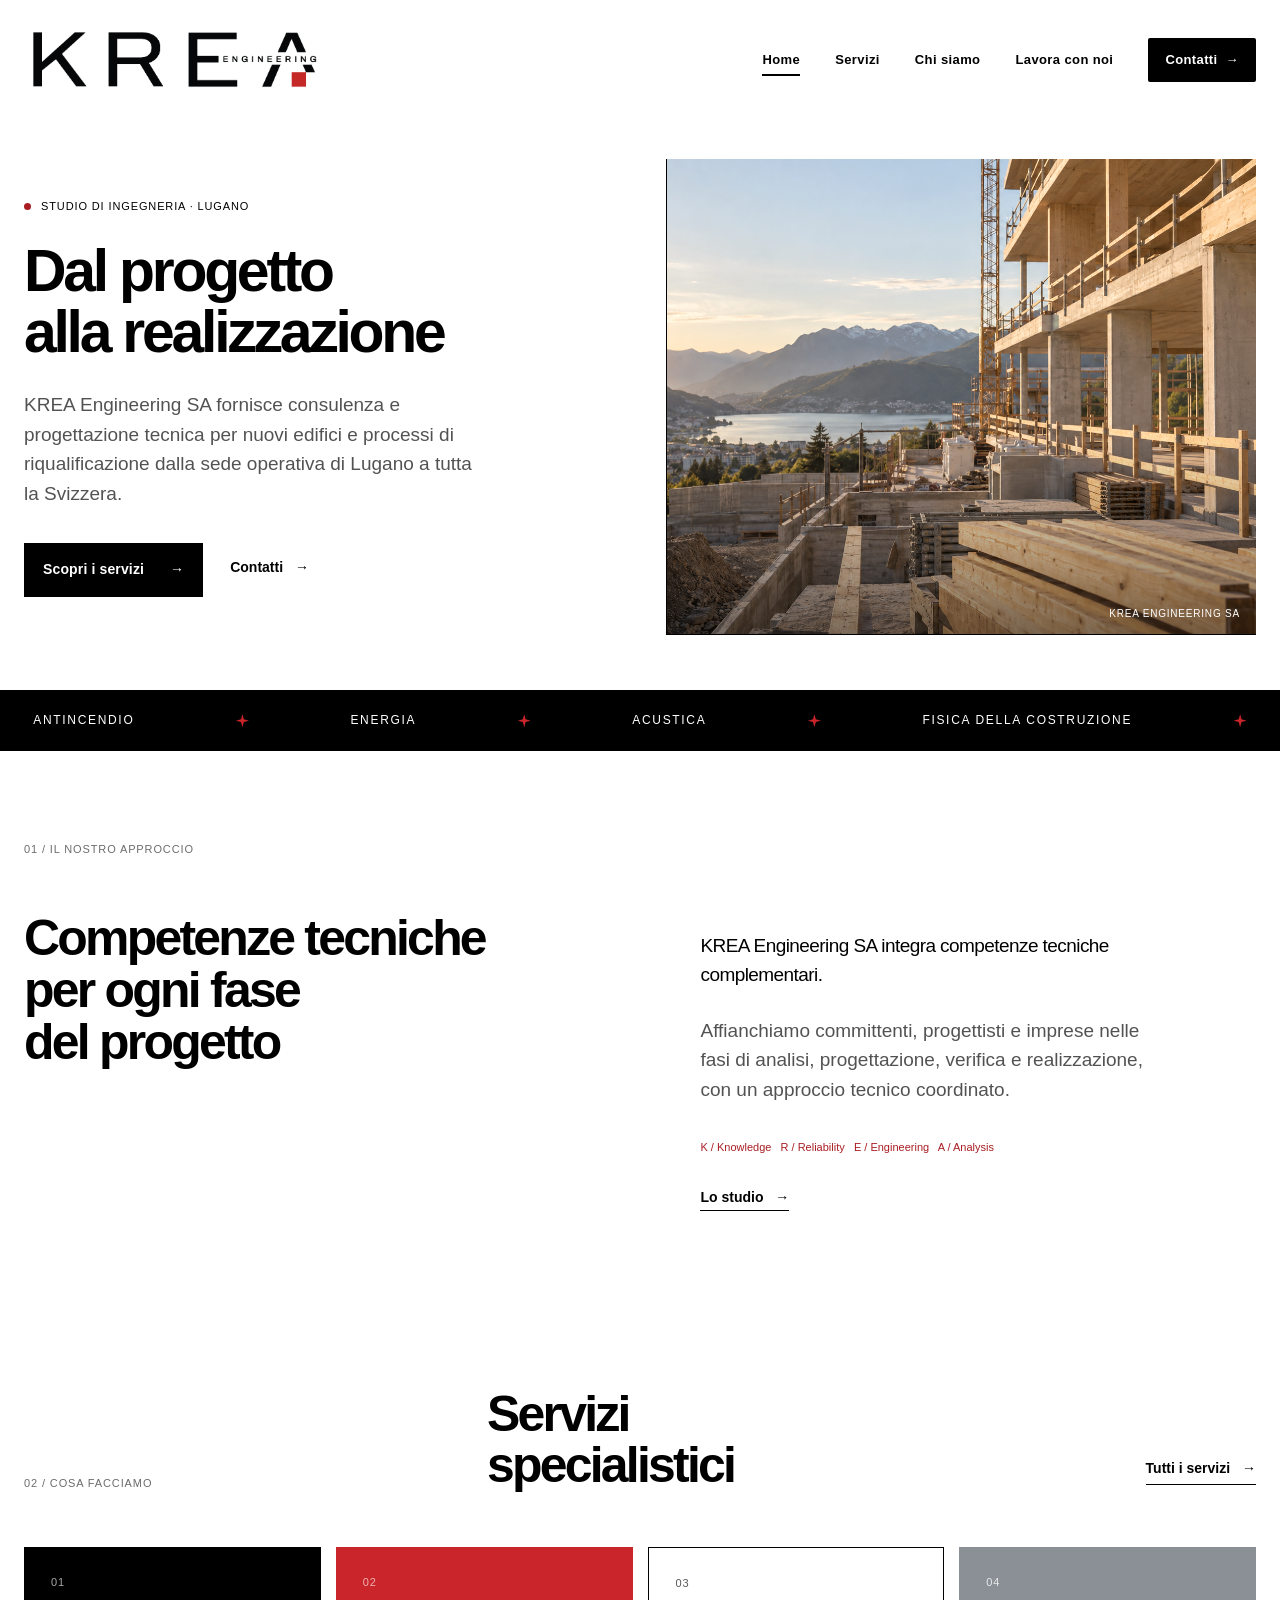
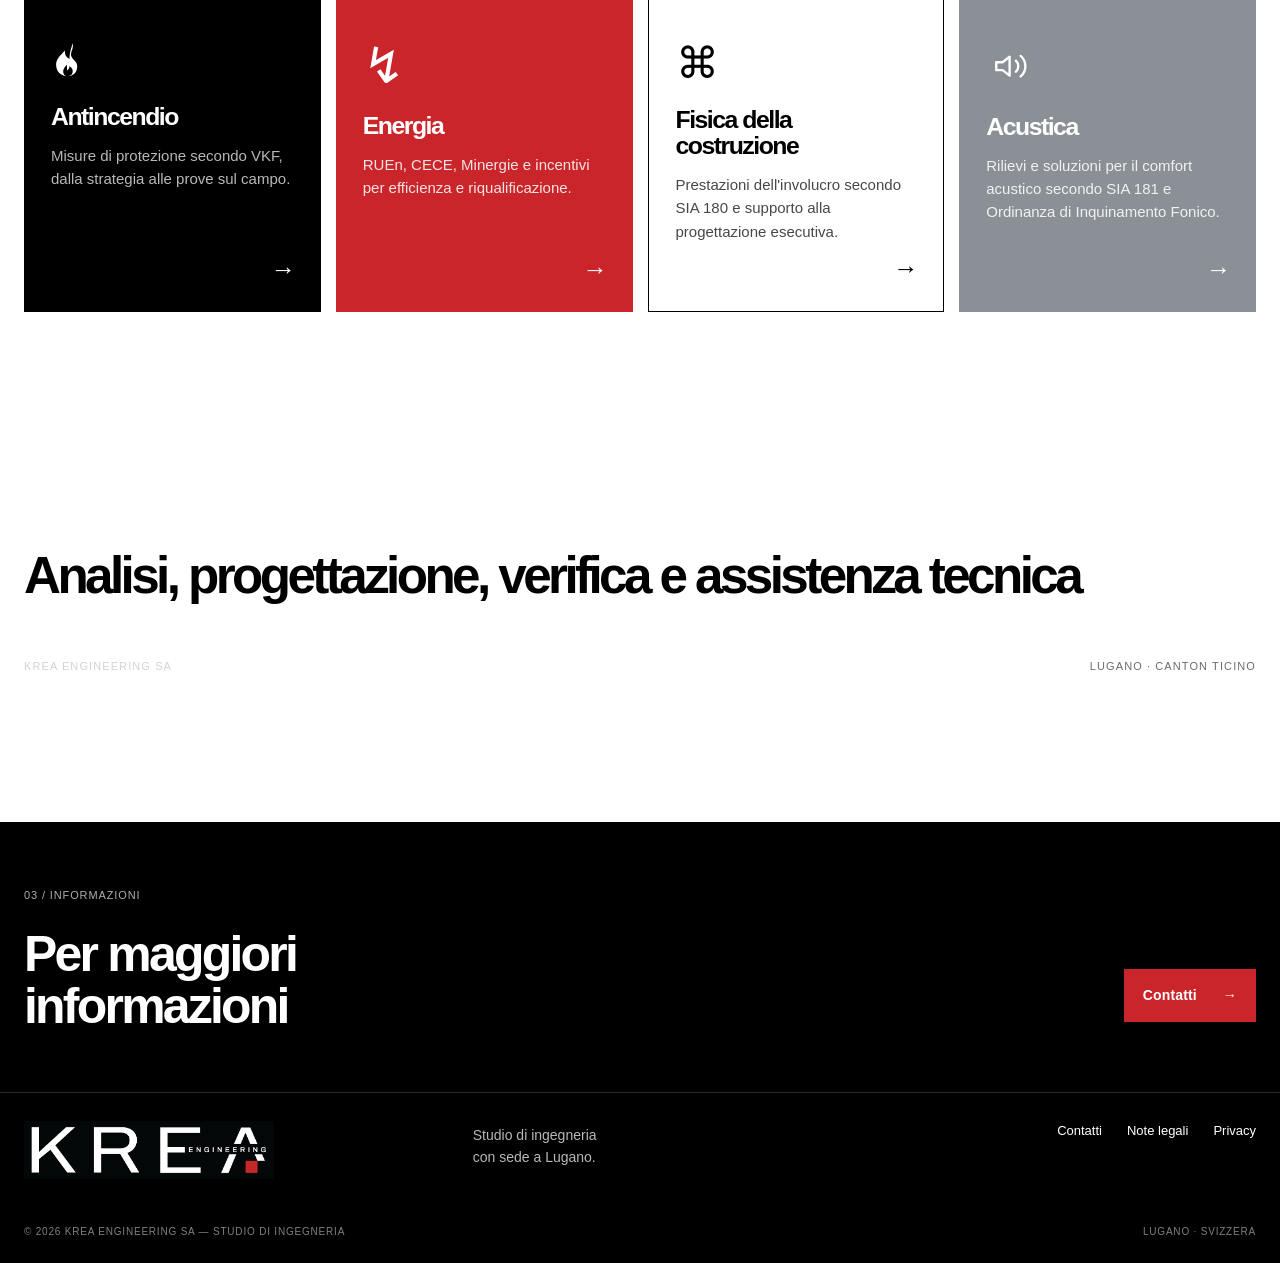
<file: index.html>
<!doctype html>
<html lang="it-CH">
<head>
  <meta charset="utf-8">
  <meta name="viewport" content="width=device-width, initial-scale=1">
  <meta name="description" content="KREA Engineering SA è uno studio di ingegneria con sede a Lugano e attività in tutta la Svizzera. Antincendio, energia, acustica e fisica della costruzione.">
  <meta name="theme-color" content="#000000">
  <link rel="icon" href="assets/favicon.svg?v=2" type="image/svg+xml">
  <title>KREA Engineering SA — Studio di ingegneria in Svizzera</title>
  <link rel="stylesheet" href="assets/style.css?v=aptos-5">
  <script src="assets/script.js" defer></script>
</head>
<body>
  <a class="skip-link" href="#contenuto">Vai al contenuto</a>
  <header class="site-header">
    <div class="container nav-wrap">
      <a class="brand brand-logo" href="index.html" aria-label="KREA Engineering SA, home">
        <img src="assets/krea-engineering.png" alt="KREA Engineering SA">
      </a>
      <button class="menu-toggle" type="button" aria-expanded="false" aria-controls="main-nav">
        <span class="sr-only">Apri menu</span>
        <span></span><span></span>
      </button>
      <nav id="main-nav" class="main-nav" aria-label="Navigazione principale">
        <a href="index.html" data-page="index">Home</a>
        <a href="servizi.html" data-page="servizi">Servizi</a>
        <a href="chi-siamo.html" data-page="chi-siamo">Chi siamo</a>
        <a href="lavora-con-noi.html" data-page="lavora-con-noi">Lavora con noi</a>
        <a href="contatti.html" data-page="contatti" class="nav-cta">Contatti <span aria-hidden="true">→</span></a>
      </nav>
    </div>
  </header>

  <main id="contenuto">
    <section class="hero container">
      <div class="hero-copy reveal">
        <p class="eyebrow"><span class="eyebrow-dot"></span> Studio di ingegneria · Lugano</p>
        <h1>Dal progetto<br><em>alla realizzazione</em></h1>
        <p class="hero-lede">KREA Engineering SA fornisce consulenza e progettazione tecnica per nuovi edifici e processi di riqualificazione dalla sede operativa di Lugano a tutta la Svizzera.</p>
        <div class="hero-actions">
          <a class="button button-dark" href="servizi.html">Scopri i servizi <span aria-hidden="true">→</span></a>
          <a class="text-link" href="contatti.html">Contatti <span aria-hidden="true">→</span></a>
        </div>
      </div>
      <div class="hero-visual hero-image reveal reveal-delay" aria-label="Edificio in costruzione">
        <img src="assets/hero-construction-v3.png" alt="Cantiere svizzero con le montagne sullo sfondo">
        <div class="visual-note">KREA ENGINEERING SA</div>
      </div>
    </section>

    <section class="ticker" aria-label="Aree di competenza">
      <div class="ticker-track">
        <span>ANTINCENDIO</span><i aria-hidden="true"></i><span>ENERGIA</span><i aria-hidden="true"></i><span>ACUSTICA</span><i aria-hidden="true"></i><span>FISICA DELLA COSTRUZIONE</span><i aria-hidden="true"></i>
      </div>
    </section>

    <section class="section intro-section container">
      <div class="section-kicker reveal">01 / Il nostro approccio</div>
      <div class="intro-grid">
        <h2 class="reveal">Competenze tecniche<br><span>per ogni fase</span><br>del progetto</h2>
        <div class="intro-body reveal reveal-delay">
          <p class="lead">KREA Engineering SA integra competenze tecniche complementari.</p>
          <p>Affianchiamo committenti, progettisti e imprese nelle fasi di analisi, progettazione, verifica e realizzazione, con un approccio tecnico coordinato.</p>
          <p class="krea-acronym">K / Knowledge &nbsp; R / Reliability &nbsp; E / Engineering &nbsp; A / Analysis</p>
          <a class="arrow-link" href="chi-siamo.html">Lo studio <span aria-hidden="true">→</span></a>
        </div>
      </div>
    </section>

    <section class="section services-preview">
      <div class="container">
        <div class="section-heading reveal">
          <div class="section-kicker">02 / Cosa facciamo</div>
          <h2>Servizi<br><span>specialistici</span></h2>
          <a class="arrow-link" href="servizi.html">Tutti i servizi <span aria-hidden="true">→</span></a>
        </div>
        <div class="service-cards">
          <a class="service-card card-dark reveal" href="servizi.html#antincendio">
            <span class="card-number">01</span>
            <span class="service-icon icon-flame" aria-hidden="true"><svg viewBox="0 0 64 64" focusable="false"><path d="M34 3c2 11-6 15-1 23 3 5 8 6 8 14 0 9-6 15-15 15-11 0-18-8-18-18 0-8 6-14 14-22-1 8 3 11 7 13 0-11 3-18 5-25Zm-9 34c-4 4-6 7-6 11 0 4 3 7 7 7 5 0 8-3 8-8 0-4-3-6-5-8 0 3-1 5-4 7 0-3 0-6 0-9Z"/></svg></span>
            <h3>Antincendio</h3>
            <p>Misure di protezione secondo VKF, dalla strategia alle prove sul campo.</p>
            <span class="card-arrow" aria-hidden="true">→</span>
          </a>
          <a class="service-card card-acid reveal reveal-delay" href="servizi.html#energia">
            <span class="card-number">02</span>
            <span class="service-icon icon-bolt" aria-hidden="true">↯</span>
            <h3>Energia</h3>
            <p>RUEn, CECE, Minergie e incentivi per efficienza e riqualificazione.</p>
            <span class="card-arrow" aria-hidden="true">→</span>
          </a>
          <a class="service-card card-line reveal reveal-delay-2" href="servizi.html#fisica-costruzione">
            <span class="card-number">03</span>
            <span class="service-icon icon-grid" aria-hidden="true">⌘</span>
            <h3>Fisica della costruzione</h3>
            <p>Prestazioni dell'involucro secondo SIA 180 e supporto alla progettazione esecutiva.</p>
            <span class="card-arrow" aria-hidden="true">→</span>
          </a>
          <a class="service-card card-grey reveal reveal-delay-2" href="servizi.html#acustica">
            <span class="card-number">04</span>
            <span class="service-icon icon-speaker" aria-hidden="true"><svg viewBox="0 0 64 64" focusable="false"><path d="M13 27h8l9-7v24l-9-7h-8Z"/><path d="M38 25c4 4 4 10 0 14M44 19c8 7 8 19 0 26"/></svg></span>
            <h3>Acustica</h3>
            <p>Rilievi e soluzioni per il comfort acustico secondo SIA 181 e Ordinanza di Inquinamento Fonico.</p>
            <span class="card-arrow" aria-hidden="true">→</span>
          </a>
        </div>
      </div>
    </section>

    <section class="section statement-section container">
      <p class="statement reveal">Analisi, progettazione, verifica e assistenza tecnica</p>
      <div class="statement-meta reveal reveal-delay"><span>KREA Engineering SA</span><span>Lugano · Canton Ticino</span></div>
    </section>

    <section class="contact-band">
      <div class="container contact-band-inner">
        <div class="reveal"><span class="section-kicker">03 / Informazioni</span><h2>Per maggiori<br><em>informazioni</em></h2></div>
        <a class="button button-acid reveal reveal-delay" href="contatti.html">Contatti <span aria-hidden="true">→</span></a>
      </div>
    </section>
  </main>

  <footer class="site-footer">
    <div class="container footer-top">
      <a class="footer-wordmark" href="index.html"><img class="footer-logo" src="assets/KREA_Logo-02.png" alt="KREA Engineering SA"></a>
      <p>Studio di ingegneria<br>con sede a Lugano.</p>
      <div class="footer-links"><a href="contatti.html">Contatti</a><a href="legale.html">Note legali</a><a href="legale.html#privacy">Privacy</a></div>
    </div>
    <div class="container footer-bottom"><span>© <span data-year></span> KREA Engineering SA — Studio di ingegneria</span><span>Lugano · Svizzera</span></div>
  </footer>
</body>
</html>
</file>
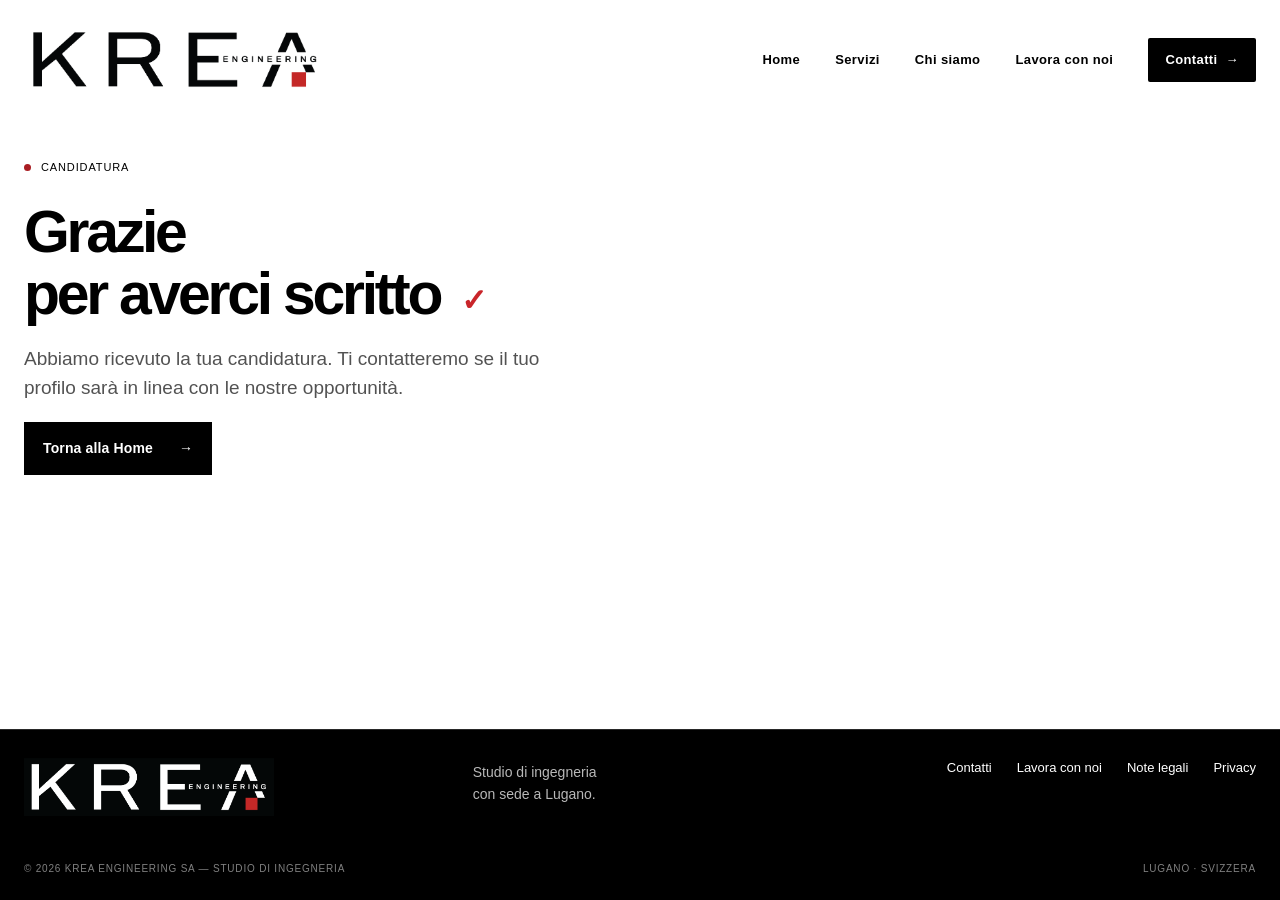
<file: candidatura-inviata.html>
<!doctype html>
<html lang="it-CH">
<head>
  <meta charset="utf-8">
  <meta name="viewport" content="width=device-width, initial-scale=1">
  <meta name="theme-color" content="#000000">
  <link rel="icon" href="assets/favicon.svg?v=2" type="image/svg+xml">
  <title>Candidatura inviata — KREA Engineering SA</title>
  <link rel="stylesheet" href="assets/style.css?v=aptos-5">
  <script src="assets/script.js" defer></script>
</head>
<body>
  <a class="skip-link" href="#contenuto">Vai al contenuto</a>
  <header class="site-header"><div class="container nav-wrap"><a class="brand brand-logo" href="index.html" aria-label="KREA Engineering SA, home"><img src="assets/krea-engineering.png" alt="KREA Engineering SA"></a><button class="menu-toggle" type="button" aria-expanded="false" aria-controls="main-nav"><span class="sr-only">Apri menu</span><span></span><span></span></button><nav id="main-nav" class="main-nav" aria-label="Navigazione principale"><a href="index.html" data-page="index">Home</a><a href="servizi.html" data-page="servizi">Servizi</a><a href="chi-siamo.html" data-page="chi-siamo">Chi siamo</a><a href="lavora-con-noi.html" data-page="lavora-con-noi">Lavora con noi</a><a href="contatti.html" data-page="contatti" class="nav-cta">Contatti <span aria-hidden="true">→</span></a></nav></div></header>
  <main id="contenuto">
    <section class="page-hero container"><div class="page-hero-copy reveal"><p class="eyebrow"><span class="eyebrow-dot"></span> Candidatura</p><h1>Grazie<br><em>per averci scritto <span class="success-mark" aria-hidden="true">✓</span></em></h1><p class="hero-lede">Abbiamo ricevuto la tua candidatura. Ti contatteremo se il tuo profilo sarà in linea con le nostre opportunità.</p><a class="button button-dark" href="index.html">Torna alla Home <span aria-hidden="true">→</span></a></div></section>
  </main>
  <footer class="site-footer"><div class="container footer-top"><a class="footer-wordmark" href="index.html"><img class="footer-logo" src="assets/KREA_Logo-02.png" alt="KREA Engineering SA"></a><p>Studio di ingegneria<br>con sede a Lugano.</p><div class="footer-links"><a href="contatti.html">Contatti</a><a href="lavora-con-noi.html">Lavora con noi</a><a href="legale.html">Note legali</a><a href="legale.html#privacy">Privacy</a></div></div><div class="container footer-bottom"><span>© <span data-year></span> KREA Engineering SA — Studio di ingegneria</span><span>Lugano · Svizzera</span></div></footer>
</body>
</html>
</file>
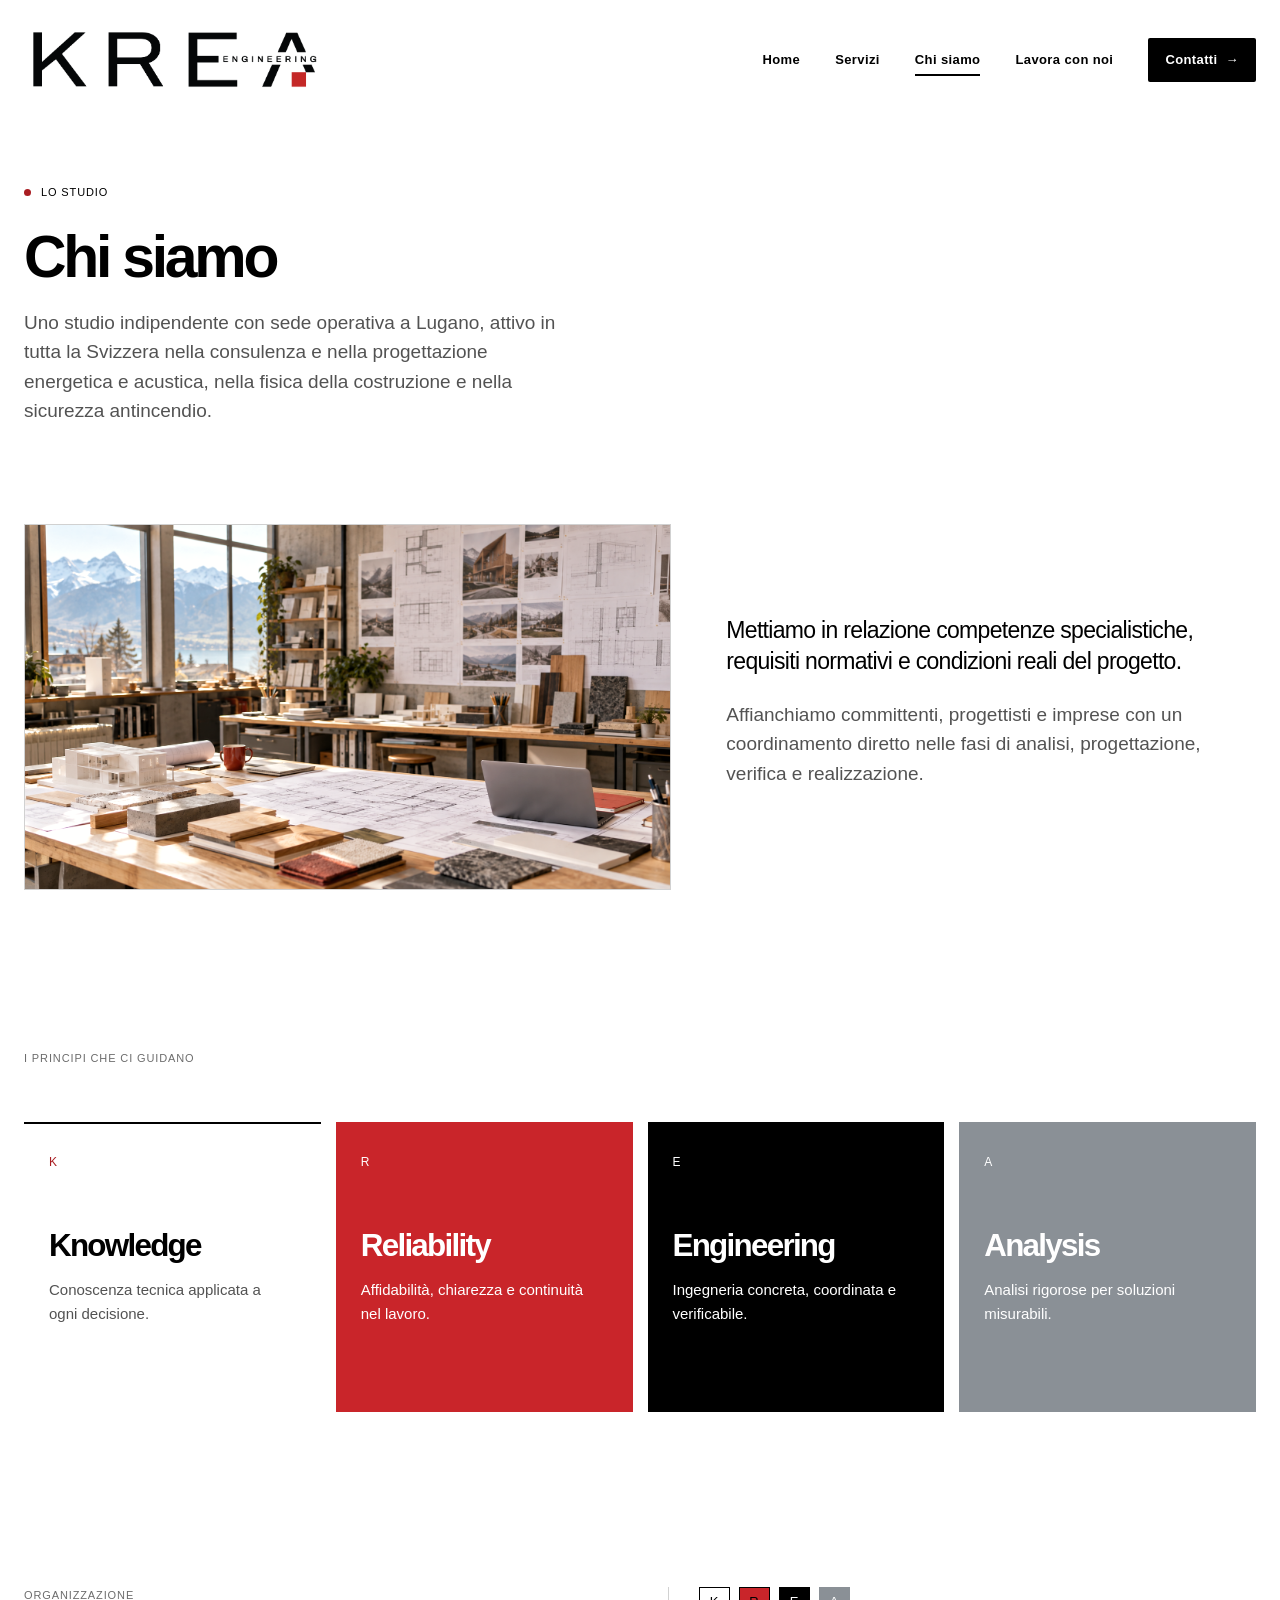
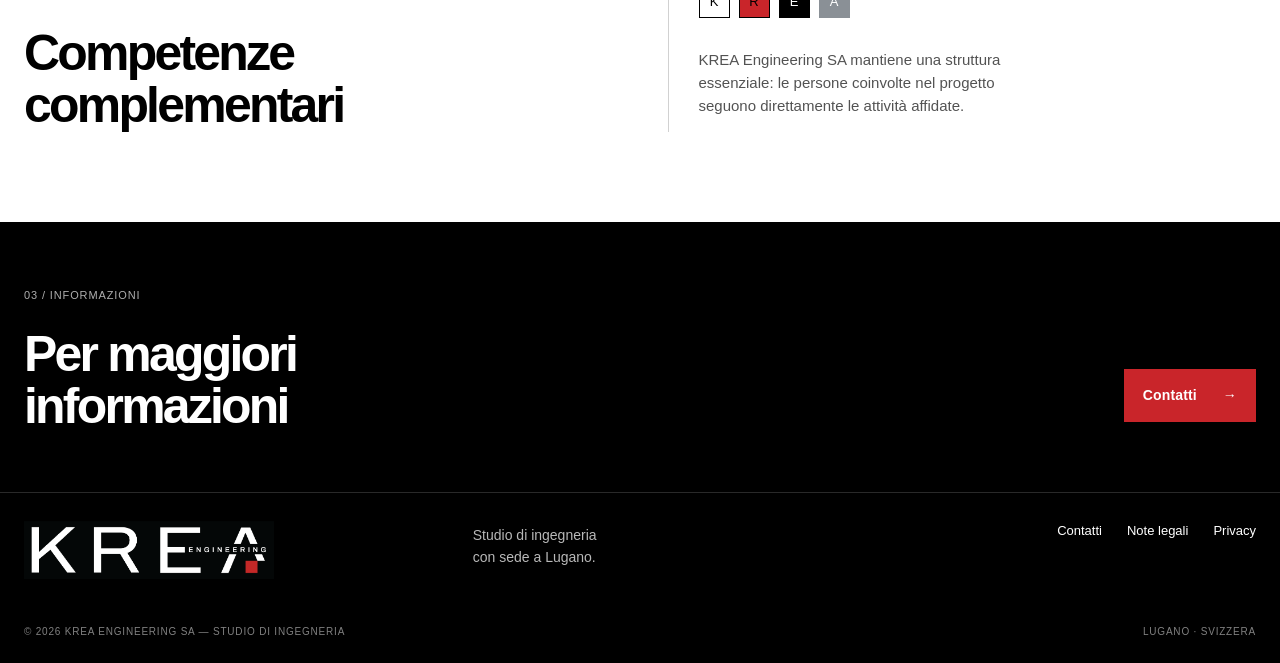
<file: chi-siamo.html>
<!doctype html>
<html lang="it-CH">
<head>
  <meta charset="utf-8">
  <meta name="viewport" content="width=device-width, initial-scale=1">
  <meta name="description" content="KREA Engineering SA è uno studio indipendente con sede operativa a Lugano e attività in tutta la Svizzera.">
  <meta name="theme-color" content="#000000">
  <link rel="icon" href="assets/favicon.svg?v=2" type="image/svg+xml">
  <title>Chi siamo — KREA Engineering SA</title>
  <link rel="stylesheet" href="assets/style.css?v=aptos-5">
  <script src="assets/script.js" defer></script>
</head>
<body>
  <a class="skip-link" href="#contenuto">Vai al contenuto</a>
<header class="site-header"><div class="container nav-wrap"><a class="brand brand-logo" href="index.html" aria-label="KREA Engineering SA, home"><img src="assets/krea-engineering.png" alt="KREA Engineering SA"></a><button class="menu-toggle" type="button" aria-expanded="false" aria-controls="main-nav"><span class="sr-only">Apri menu</span><span></span><span></span></button><nav id="main-nav" class="main-nav" aria-label="Navigazione principale"><a href="index.html" data-page="index">Home</a><a href="servizi.html" data-page="servizi">Servizi</a><a href="chi-siamo.html" data-page="chi-siamo">Chi siamo</a><a href="lavora-con-noi.html" data-page="lavora-con-noi">Lavora con noi</a><a href="contatti.html" data-page="contatti" class="nav-cta">Contatti <span aria-hidden="true">→</span></a></nav></div></header>
  <main id="contenuto">
<section class="page-hero container"><div class="page-hero-copy reveal"><p class="eyebrow"><span class="eyebrow-dot"></span> Lo studio</p><h1>Chi siamo</h1><p class="hero-lede">Uno studio indipendente con sede operativa a Lugano, attivo in tutta la Svizzera nella consulenza e nella progettazione energetica e acustica, nella fisica della costruzione e nella sicurezza antincendio.</p></div></section>
    <section class="about-statement container"><div class="about-statement-media reveal"><img src="assets/about-collaboration-v3.png" alt="Studio di progettazione con disegni, materiali e modello architettonico"></div><div class="about-statement-copy reveal reveal-delay"><p class="lead">Mettiamo in relazione competenze specialistiche, requisiti normativi e condizioni reali del progetto.</p><p>Affianchiamo committenti, progettisti e imprese con un coordinamento diretto nelle fasi di analisi, progettazione, verifica e realizzazione.</p></div></section>
    <section class="values-section"><div class="container"><div class="section-kicker">I principi che ci guidano</div><div class="values-grid"><article class="value-card reveal"><span>K</span><h2>Knowledge</h2><p>Conoscenza tecnica applicata a ogni decisione.</p></article><article class="value-card reveal reveal-delay"><span>R</span><h2>Reliability</h2><p>Affidabilità, chiarezza e continuità nel lavoro.</p></article><article class="value-card reveal reveal-delay-2"><span>E</span><h2>Engineering</h2><p>Ingegneria concreta, coordinata e verificabile.</p></article><article class="value-card value-card-grey reveal reveal-delay-2"><span>A</span><h2>Analysis</h2><p>Analisi rigorose per soluzioni misurabili.</p></article></div></div></section>
    <section class="team-section container"><div class="team-copy reveal"><div class="section-kicker">Organizzazione</div><h2>Competenze<br>complementari</h2></div><div class="team-note reveal reveal-delay"><div class="team-symbol" aria-hidden="true"><span>K</span><span>R</span><span>E</span><span>A</span></div><p>KREA Engineering SA mantiene una struttura essenziale: le persone coinvolte nel progetto seguono direttamente le attività affidate.</p></div></section>
    <section class="contact-band"><div class="container contact-band-inner"><div class="reveal"><span class="section-kicker">03 / Informazioni</span><h2>Per maggiori<br><em>informazioni</em></h2></div><a class="button button-acid reveal reveal-delay" href="contatti.html">Contatti <span aria-hidden="true">→</span></a></div></section>
  </main>
  <footer class="site-footer"><div class="container footer-top"><a class="footer-wordmark" href="index.html"><img class="footer-logo" src="assets/KREA_Logo-02.png" alt="KREA Engineering SA"></a><p>Studio di ingegneria<br>con sede a Lugano.</p><div class="footer-links"><a href="contatti.html">Contatti</a><a href="legale.html">Note legali</a><a href="legale.html#privacy">Privacy</a></div></div><div class="container footer-bottom"><span>© <span data-year></span> KREA Engineering SA — Studio di ingegneria</span><span>Lugano · Svizzera</span></div></footer>
</body>
</html>
</file>
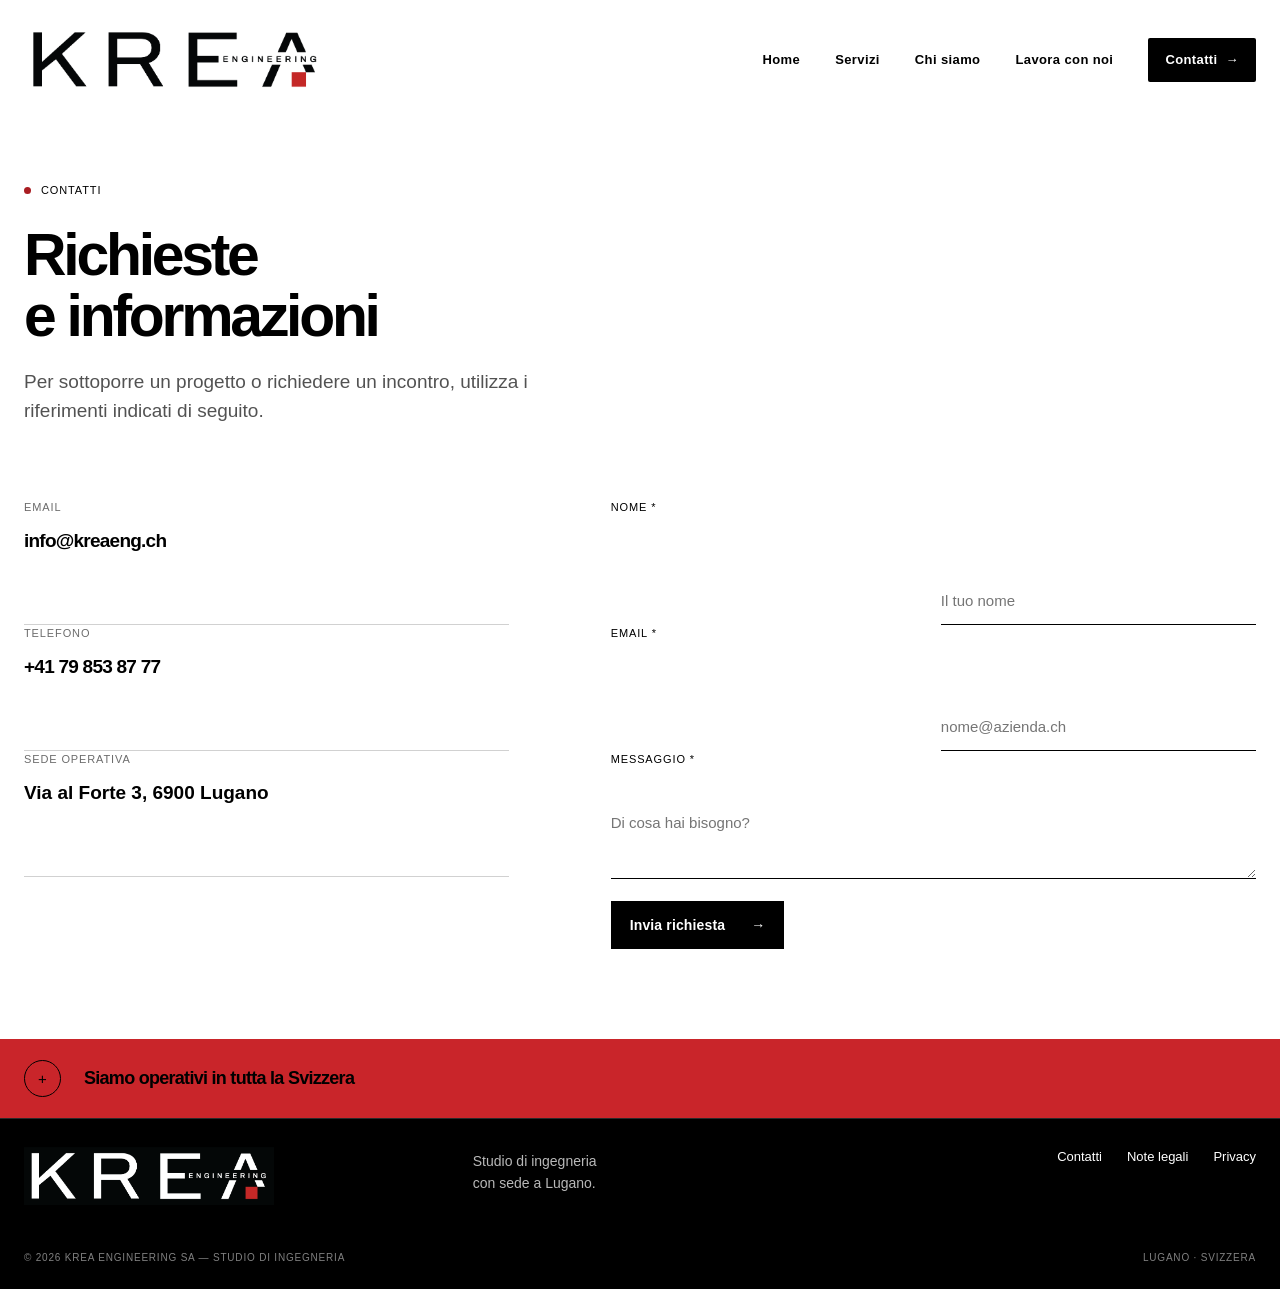
<file: contatti.html>
<!doctype html>
<html lang="it-CH">
<head>
  <meta charset="utf-8">
  <meta name="viewport" content="width=device-width, initial-scale=1">
  <meta name="description" content="Contatti di KREA Engineering SA, studio di ingegneria con sede operativa a Lugano e attività in tutta la Svizzera.">
  <meta name="theme-color" content="#000000">
  <link rel="icon" href="assets/favicon.svg?v=2" type="image/svg+xml">
  <title>Contatti — KREA Engineering SA</title>
  <link rel="stylesheet" href="assets/style.css?v=aptos-5">
  <script src="assets/script.js" defer></script>
</head>
<body>
  <a class="skip-link" href="#contenuto">Vai al contenuto</a>
  <header class="site-header"><div class="container nav-wrap"><a class="brand brand-logo" href="index.html" aria-label="KREA Engineering SA, home"><img src="assets/krea-engineering.png" alt="KREA Engineering SA"></a><button class="menu-toggle" type="button" aria-expanded="false" aria-controls="main-nav"><span class="sr-only">Apri menu</span><span></span><span></span></button><nav id="main-nav" class="main-nav" aria-label="Navigazione principale"><a href="index.html" data-page="index">Home</a><a href="servizi.html" data-page="servizi">Servizi</a><a href="chi-siamo.html" data-page="chi-siamo">Chi siamo</a><a href="lavora-con-noi.html" data-page="lavora-con-noi">Lavora con noi</a><a href="contatti.html" data-page="contatti" class="nav-cta">Contatti <span aria-hidden="true">→</span></a></nav></div></header>
  <main id="contenuto">
    <section class="page-hero page-hero-contact container"><div class="page-hero-copy reveal"><p class="eyebrow"><span class="eyebrow-dot"></span> Contatti</p><h1>Richieste<br><em>e informazioni</em></h1><p class="hero-lede">Per sottoporre un progetto o richiedere un incontro, utilizza i riferimenti indicati di seguito.</p></div></section>
    <section class="contact-layout container">
      <div class="contact-details reveal"><div class="contact-detail"><span class="detail-label">Email</span><a href="mailto:info@kreaeng.ch">info@kreaeng.ch</a></div><div class="contact-detail"><span class="detail-label">Telefono</span><a href="tel:+41798538777">+41 79 853 87 77</a></div><div class="contact-detail"><span class="detail-label">Sede operativa</span><p><strong>Via al Forte 3, 6900 Lugano</strong></p></div></div>
      <div class="contact-form-wrap reveal reveal-delay"><form class="contact-form" action="mailto:info@kreaeng.ch" method="post" enctype="text/plain"><label for="nome">Nome <span>*</span></label><input id="nome" name="Nome" type="text" autocomplete="name" required placeholder="Il tuo nome"><label for="email">Email <span>*</span></label><input id="email" name="Email" type="email" autocomplete="email" required placeholder="nome@azienda.ch"><label for="messaggio">Messaggio <span>*</span></label><textarea id="messaggio" name="Messaggio" rows="5" required placeholder="Di cosa hai bisogno?"></textarea><button class="button button-dark" type="submit">Invia richiesta <span aria-hidden="true">→</span></button></form></div>
    </section>
    <section class="location-strip"><div class="container location-inner"><span class="location-pin" aria-hidden="true">+</span><p>Siamo operativi in tutta la Svizzera</p></div></section>
  </main>
  <footer class="site-footer"><div class="container footer-top"><a class="footer-wordmark" href="index.html"><img class="footer-logo" src="assets/KREA_Logo-02.png" alt="KREA Engineering SA"></a><p>Studio di ingegneria<br>con sede a Lugano.</p><div class="footer-links"><a href="contatti.html">Contatti</a><a href="legale.html">Note legali</a><a href="legale.html#privacy">Privacy</a></div></div><div class="container footer-bottom"><span>© <span data-year></span> KREA Engineering SA — Studio di ingegneria</span><span>Lugano · Svizzera</span></div></footer>
</body>
</html>
</file>
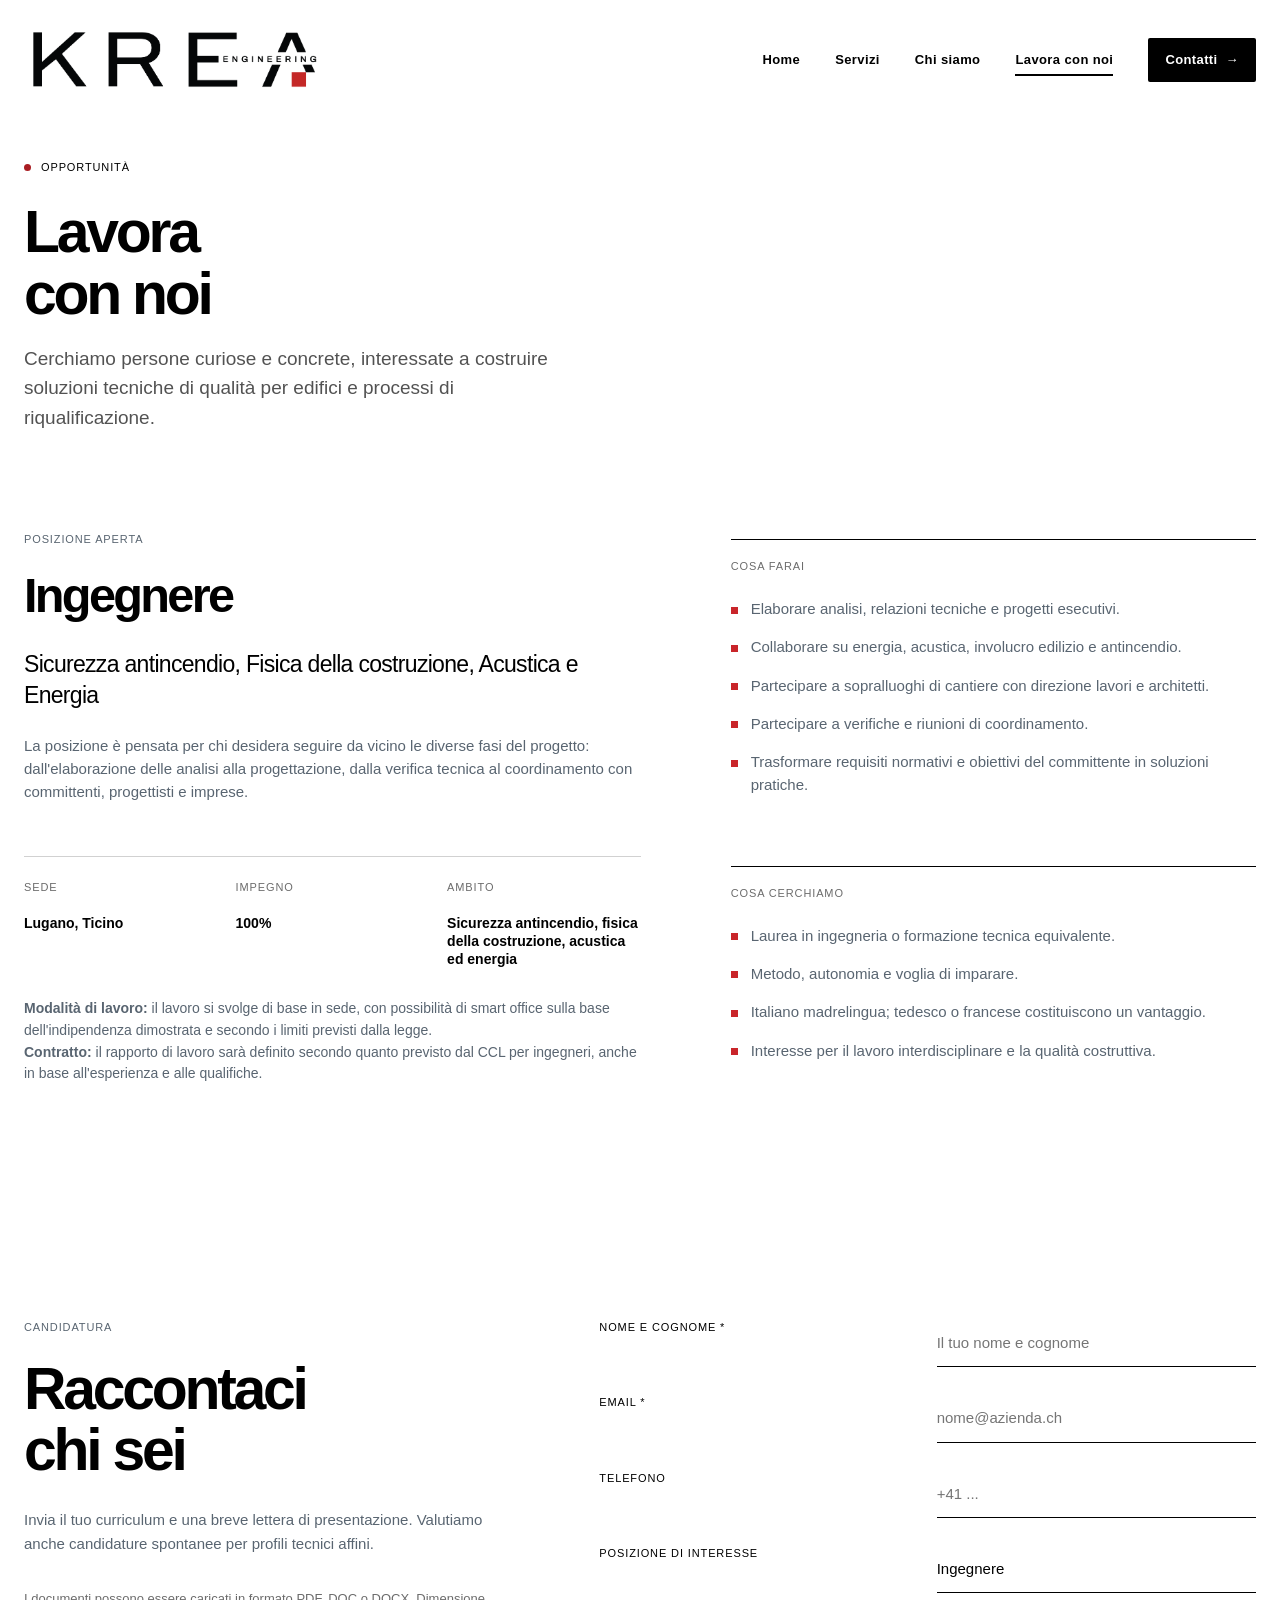
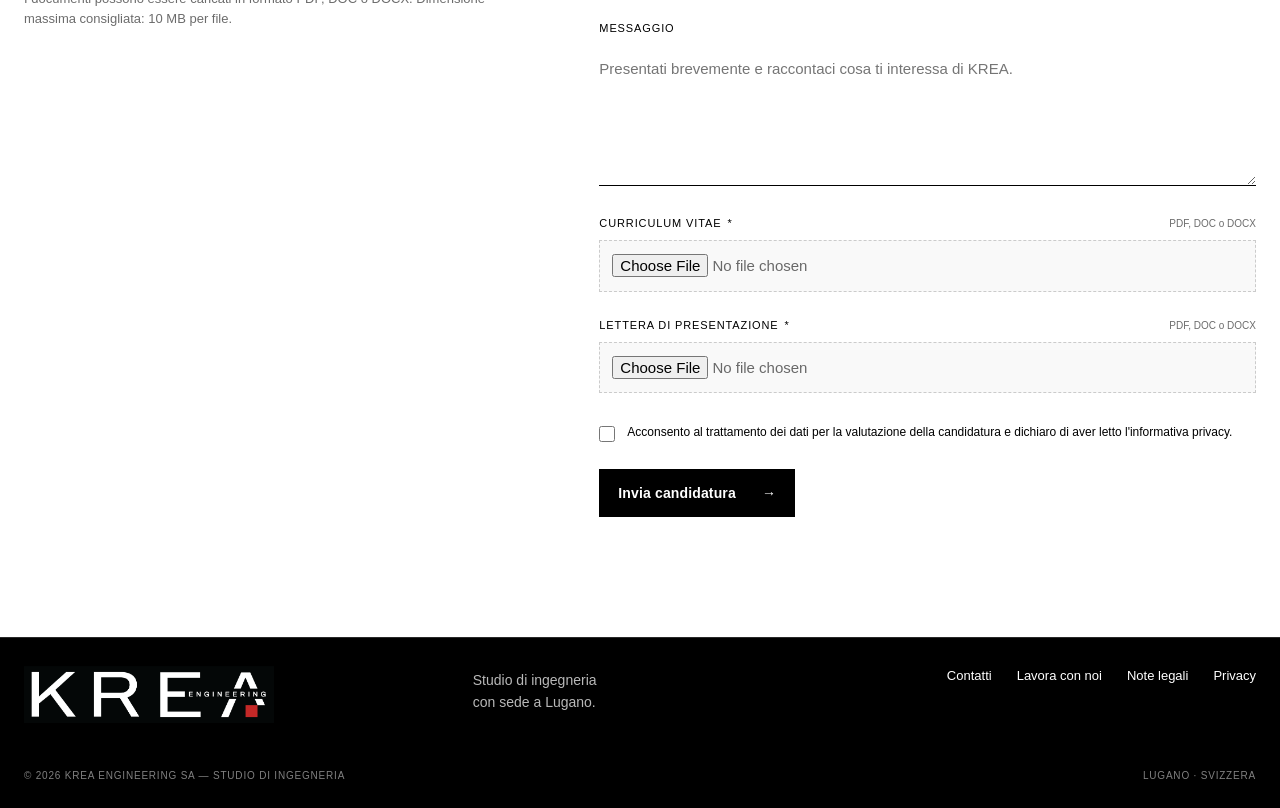
<file: lavora-con-noi.html>
<!doctype html>
<html lang="it-CH">
<head>
  <meta charset="utf-8">
  <meta name="viewport" content="width=device-width, initial-scale=1">
  <meta name="description" content="Lavora con KREA Engineering SA: posizione aperta per ingegneri a Lugano nell'ambito della consulenza e progettazione tecnica.">
  <meta name="theme-color" content="#000000">
  <link rel="icon" href="assets/favicon.svg?v=2" type="image/svg+xml">
  <title>Lavora con noi — KREA Engineering SA</title>
  <link rel="stylesheet" href="assets/style.css?v=aptos-5">
  <script src="assets/script.js" defer></script>
</head>
<body>
  <a class="skip-link" href="#contenuto">Vai al contenuto</a>
  <header class="site-header">
    <div class="container nav-wrap">
      <a class="brand brand-logo" href="index.html" aria-label="KREA Engineering SA, home">
        <img src="assets/krea-engineering.png" alt="KREA Engineering SA">
      </a>
      <button class="menu-toggle" type="button" aria-expanded="false" aria-controls="main-nav">
        <span class="sr-only">Apri menu</span><span></span><span></span>
      </button>
      <nav id="main-nav" class="main-nav" aria-label="Navigazione principale">
        <a href="index.html" data-page="index">Home</a>
        <a href="servizi.html" data-page="servizi">Servizi</a>
        <a href="chi-siamo.html" data-page="chi-siamo">Chi siamo</a>
        <a href="lavora-con-noi.html" data-page="lavora-con-noi">Lavora con noi</a>
        <a href="contatti.html" data-page="contatti" class="nav-cta">Contatti <span aria-hidden="true">→</span></a>
      </nav>
    </div>
  </header>

  <main id="contenuto">
    <section class="page-hero container">
      <div class="page-hero-copy reveal">
        <p class="eyebrow"><span class="eyebrow-dot"></span> Opportunità</p>
        <h1>Lavora<br><em>con noi</em></h1>
        <p class="hero-lede">Cerchiamo persone curiose e concrete, interessate a costruire soluzioni tecniche di qualità per edifici e processi di riqualificazione.</p>
      </div>
    </section>

    <section class="job-overview container">
      <div class="job-overview-main reveal">
        <p class="section-kicker">Posizione aperta</p>
        <h2>Ingegnere</h2>
        <p class="lead">Sicurezza antincendio, Fisica della costruzione, Acustica e Energia</p>
        <p>La posizione è pensata per chi desidera seguire da vicino le diverse fasi del progetto: dall'elaborazione delle analisi alla progettazione, dalla verifica tecnica al coordinamento con committenti, progettisti e imprese.</p>
        <div class="job-facts" aria-label="Dettagli della posizione">
          <div><span class="detail-label">Sede</span><strong>Lugano, Ticino</strong></div>
          <div><span class="detail-label">Impegno</span><strong>100%</strong></div>
          <div><span class="detail-label">Ambito</span><strong>Sicurezza antincendio, fisica della costruzione, acustica ed energia</strong></div>
        </div>
        <p class="job-terms"><strong>Modalità di lavoro:</strong> il lavoro si svolge di base in sede, con possibilità di smart office sulla base dell'indipendenza dimostrata e secondo i limiti previsti dalla legge.<br><strong>Contratto:</strong> il rapporto di lavoro sarà definito secondo quanto previsto dal CCL per ingegneri, anche in base all'esperienza e alle qualifiche.</p>
      </div>
      <aside class="job-sidebar reveal reveal-delay">
        <div class="job-block">
          <p class="section-kicker">Cosa farai</p>
          <ul class="job-list">
            <li>Elaborare analisi, relazioni tecniche e progetti esecutivi.</li>
            <li>Collaborare su energia, acustica, involucro edilizio e antincendio.</li>
            <li>Partecipare a sopralluoghi di cantiere con direzione lavori e architetti.</li>
            <li>Partecipare a verifiche e riunioni di coordinamento.</li>
            <li>Trasformare requisiti normativi e obiettivi del committente in soluzioni pratiche.</li>
          </ul>
        </div>
        <div class="job-block">
          <p class="section-kicker">Cosa cerchiamo</p>
          <ul class="job-list">
            <li>Laurea in ingegneria o formazione tecnica equivalente.</li>
            <li>Metodo, autonomia e voglia di imparare.</li>
            <li>Italiano madrelingua; tedesco o francese costituiscono un vantaggio.</li>
            <li>Interesse per il lavoro interdisciplinare e la qualità costruttiva.</li>
          </ul>
        </div>
      </aside>
    </section>

    <section class="job-application-section">
      <div class="container job-application">
        <div class="job-application-intro reveal">
          <p class="section-kicker">Candidatura</p>
          <h2>Raccontaci<br><em>chi sei</em></h2>
          <p>Invia il tuo curriculum e una breve lettera di presentazione. Valutiamo anche candidature spontanee per profili tecnici affini.</p>
          <p class="job-contact-note">I documenti possono essere caricati in formato PDF, DOC o DOCX. Dimensione massima consigliata: 10 MB per file.</p>
        </div>
        <div class="job-form-wrap reveal reveal-delay">
          <form class="job-form" action="https://formsubmit.co/info@kreaeng.ch" method="post" enctype="multipart/form-data">
            <input type="hidden" name="_subject" value="Candidatura — KREA Engineering SA">
            <input type="hidden" name="_template" value="table">
            <input type="hidden" name="_captcha" value="false">
            <input type="hidden" name="_next" value="https://kreaeng.ch/candidatura-inviata.html">
            <label for="candidato-nome">Nome e cognome <span>*</span></label>
            <input id="candidato-nome" name="Nome e cognome" type="text" autocomplete="name" required placeholder="Il tuo nome e cognome">
            <label for="candidato-email">Email <span>*</span></label>
            <input id="candidato-email" name="Email" type="email" autocomplete="email" required placeholder="nome@azienda.ch">
            <label for="candidato-telefono">Telefono</label>
            <input id="candidato-telefono" name="Telefono" type="tel" autocomplete="tel" placeholder="+41 ...">
            <label for="candidato-posizione">Posizione di interesse</label>
            <input id="candidato-posizione" name="Posizione di interesse" type="text" value="Ingegnere">
            <label class="job-form-full" for="candidato-messaggio">Messaggio</label>
            <textarea class="job-form-full" id="candidato-messaggio" name="Messaggio" rows="5" placeholder="Presentati brevemente e raccontaci cosa ti interessa di KREA."></textarea>
            <label class="file-field job-form-full" for="curriculum">Curriculum vitae <span>*</span><small>PDF, DOC o DOCX</small></label>
            <input class="job-form-full" id="curriculum" name="Curriculum vitae" type="file" accept=".pdf,.doc,.docx,application/pdf,application/msword,application/vnd.openxmlformats-officedocument.wordprocessingml.document" required>
            <label class="file-field job-form-full" for="lettera">Lettera di presentazione <span>*</span><small>PDF, DOC o DOCX</small></label>
            <input class="job-form-full" id="lettera" name="Lettera di presentazione" type="file" accept=".pdf,.doc,.docx,application/pdf,application/msword,application/vnd.openxmlformats-officedocument.wordprocessingml.document" required>
            <label class="consent-field job-form-full"><input type="checkbox" name="Consenso privacy" value="Accettato" required><span>Acconsento al trattamento dei dati per la valutazione della candidatura e dichiaro di aver letto l'informativa privacy.</span></label>
            <button class="button button-dark job-form-full" type="submit">Invia candidatura <span aria-hidden="true">→</span></button>
          </form>
        </div>
      </div>
    </section>
  </main>

  <footer class="site-footer">
    <div class="container footer-top">
      <a class="footer-wordmark" href="index.html"><img class="footer-logo" src="assets/KREA_Logo-02.png" alt="KREA Engineering SA"></a>
      <p>Studio di ingegneria<br>con sede a Lugano.</p>
      <div class="footer-links"><a href="contatti.html">Contatti</a><a href="lavora-con-noi.html">Lavora con noi</a><a href="legale.html">Note legali</a><a href="legale.html#privacy">Privacy</a></div>
    </div>
    <div class="container footer-bottom"><span>© <span data-year></span> KREA Engineering SA — Studio di ingegneria</span><span>Lugano · Svizzera</span></div>
  </footer>
</body>
</html>
</file>
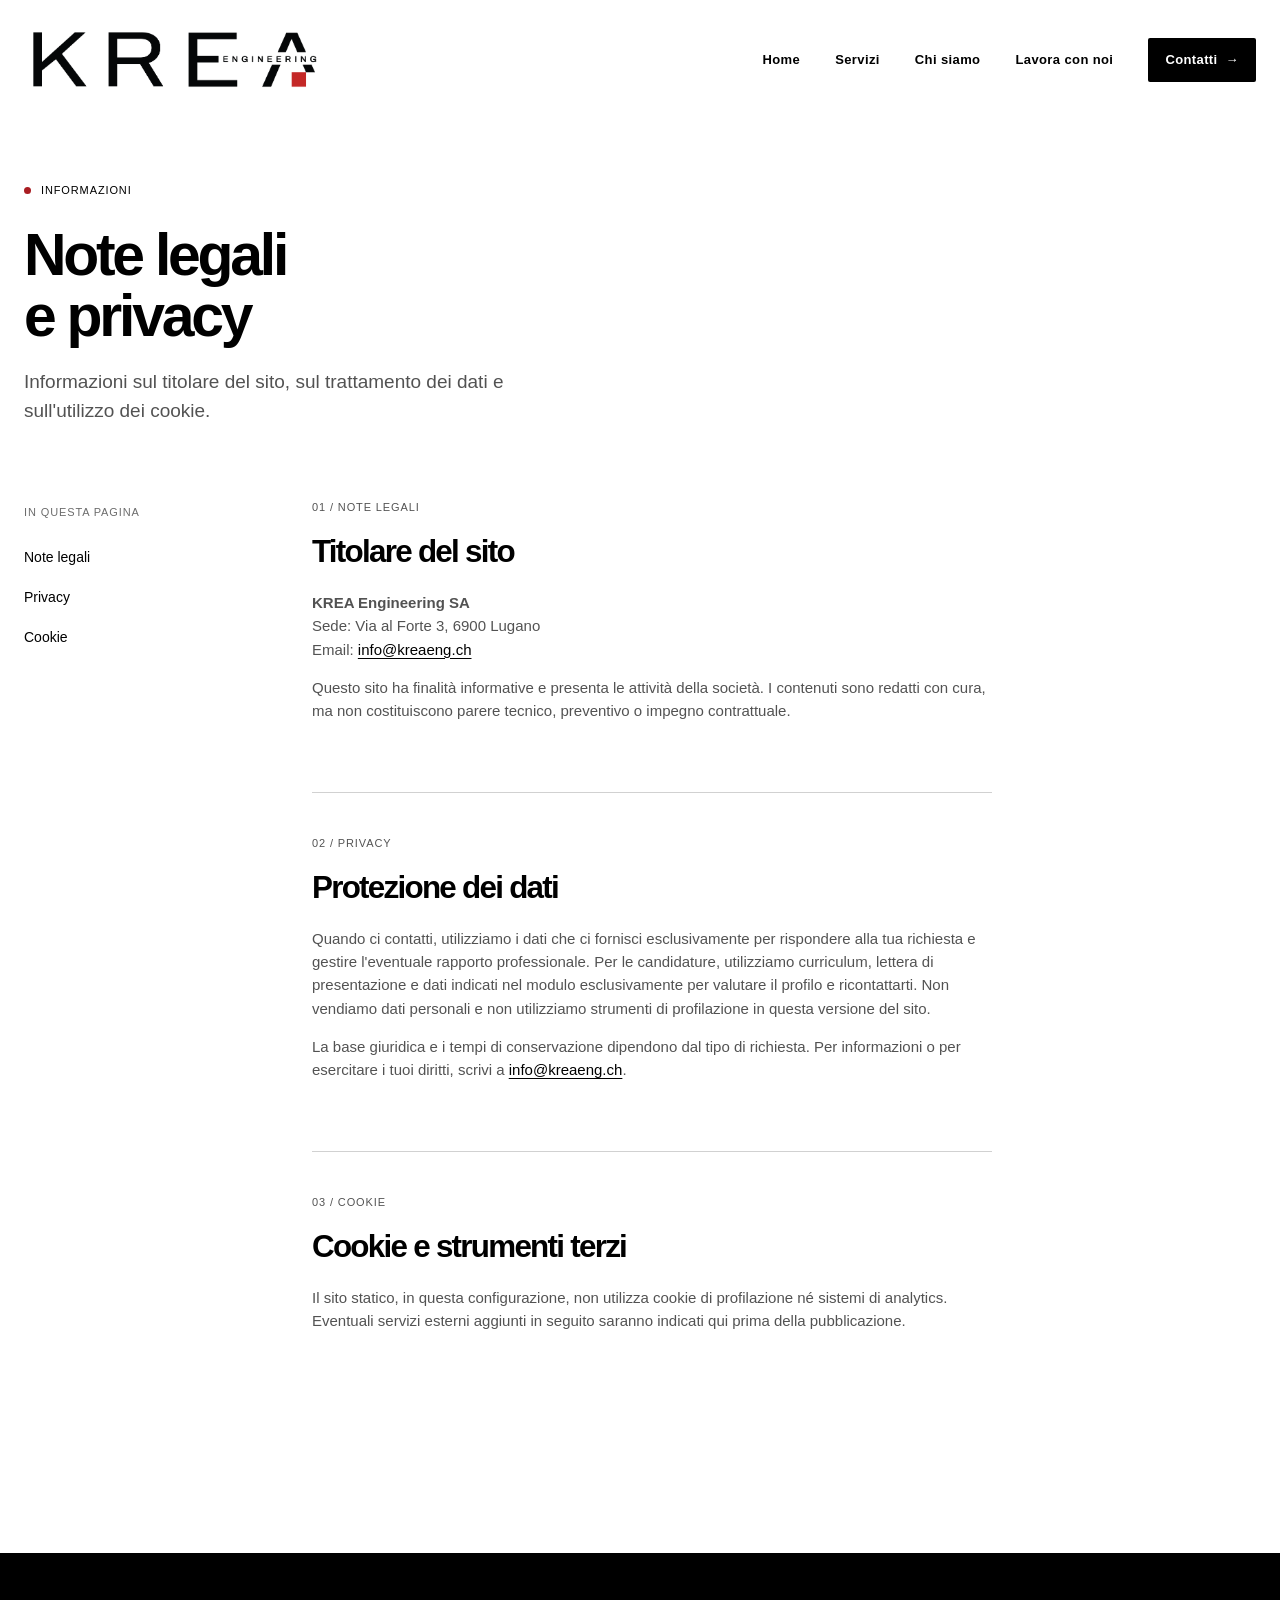
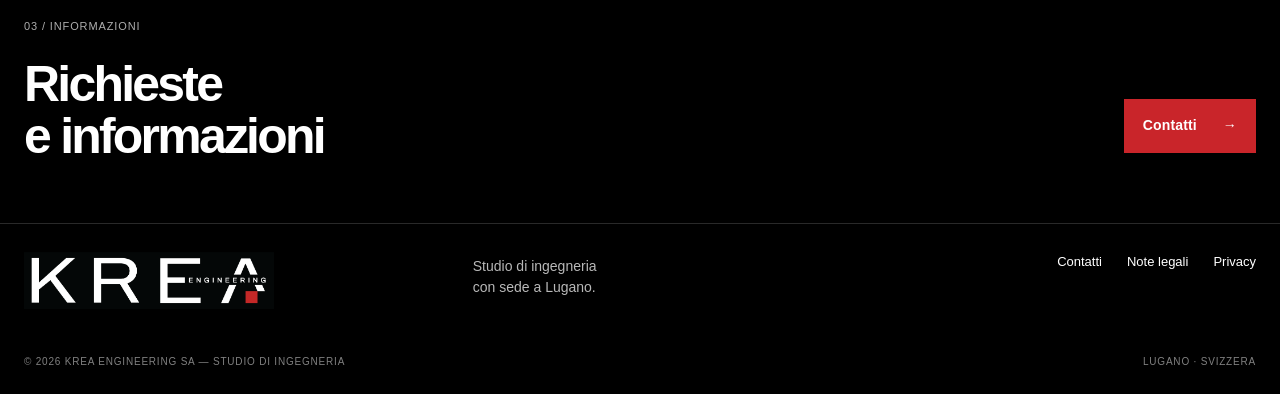
<file: legale.html>
<!doctype html>
<html lang="it-CH">
<head>
  <meta charset="utf-8">
  <meta name="viewport" content="width=device-width, initial-scale=1">
  <meta name="description" content="Informazioni legali, privacy e cookie del sito KREA Engineering SA.">
  <meta name="theme-color" content="#000000">
  <link rel="icon" href="assets/favicon.svg?v=2" type="image/svg+xml">
  <title>Note legali — KREA Engineering SA</title>
  <link rel="stylesheet" href="assets/style.css?v=aptos-5">
  <script src="assets/script.js" defer></script>
</head>
<body>
  <a class="skip-link" href="#contenuto">Vai al contenuto</a>
  <header class="site-header"><div class="container nav-wrap"><a class="brand brand-logo" href="index.html" aria-label="KREA Engineering SA, home"><img src="assets/krea-engineering.png" alt="KREA Engineering SA"></a><button class="menu-toggle" type="button" aria-expanded="false" aria-controls="main-nav"><span class="sr-only">Apri menu</span><span></span><span></span></button><nav id="main-nav" class="main-nav" aria-label="Navigazione principale"><a href="index.html" data-page="index">Home</a><a href="servizi.html" data-page="servizi">Servizi</a><a href="chi-siamo.html" data-page="chi-siamo">Chi siamo</a><a href="lavora-con-noi.html" data-page="lavora-con-noi">Lavora con noi</a><a href="contatti.html" data-page="contatti" class="nav-cta">Contatti <span aria-hidden="true">→</span></a></nav></div></header>
  <main id="contenuto">
    <section class="page-hero container"><div class="page-hero-copy reveal"><p class="eyebrow"><span class="eyebrow-dot"></span> Informazioni</p><h1>Note legali<br><em>e privacy</em></h1><p class="hero-lede">Informazioni sul titolare del sito, sul trattamento dei dati e sull'utilizzo dei cookie.</p></div></section>
    <section class="legal-content container"><div class="legal-sidebar"><p class="section-kicker">In questa pagina</p><a href="#note">Note legali</a><a href="#privacy">Privacy</a><a href="#cookie">Cookie</a></div><div class="legal-copy"><article id="note"><p class="eyebrow">01 / Note legali</p><h2>Titolare del sito</h2><p><strong>KREA Engineering SA</strong><br>Sede: Via al Forte 3, 6900 Lugano<br>Email: <a href="mailto:info@kreaeng.ch">info@kreaeng.ch</a></p><p>Questo sito ha finalità informative e presenta le attività della società. I contenuti sono redatti con cura, ma non costituiscono parere tecnico, preventivo o impegno contrattuale.</p></article><article id="privacy"><p class="eyebrow">02 / Privacy</p><h2>Protezione dei dati</h2><p>Quando ci contatti, utilizziamo i dati che ci fornisci esclusivamente per rispondere alla tua richiesta e gestire l'eventuale rapporto professionale. Per le candidature, utilizziamo curriculum, lettera di presentazione e dati indicati nel modulo esclusivamente per valutare il profilo e ricontattarti. Non vendiamo dati personali e non utilizziamo strumenti di profilazione in questa versione del sito.</p><p>La base giuridica e i tempi di conservazione dipendono dal tipo di richiesta. Per informazioni o per esercitare i tuoi diritti, scrivi a <a href="mailto:info@kreaeng.ch">info@kreaeng.ch</a>.</p></article><article id="cookie"><p class="eyebrow">03 / Cookie</p><h2>Cookie e strumenti terzi</h2><p>Il sito statico, in questa configurazione, non utilizza cookie di profilazione né sistemi di analytics. Eventuali servizi esterni aggiunti in seguito saranno indicati qui prima della pubblicazione.</p></article></div></section>
    <section class="contact-band"><div class="container contact-band-inner"><div><span class="section-kicker">03 / Informazioni</span><h2>Richieste<br><em>e informazioni</em></h2></div><a class="button button-acid" href="contatti.html">Contatti <span aria-hidden="true">→</span></a></div></section>
  </main>
  <footer class="site-footer"><div class="container footer-top"><a class="footer-wordmark" href="index.html"><img class="footer-logo" src="assets/KREA_Logo-02.png" alt="KREA Engineering SA"></a><p>Studio di ingegneria<br>con sede a Lugano.</p><div class="footer-links"><a href="contatti.html">Contatti</a><a href="legale.html">Note legali</a><a href="legale.html#privacy">Privacy</a></div></div><div class="container footer-bottom"><span>© <span data-year></span> KREA Engineering SA — Studio di ingegneria</span><span>Lugano · Svizzera</span></div></footer>
</body>
</html>
</file>
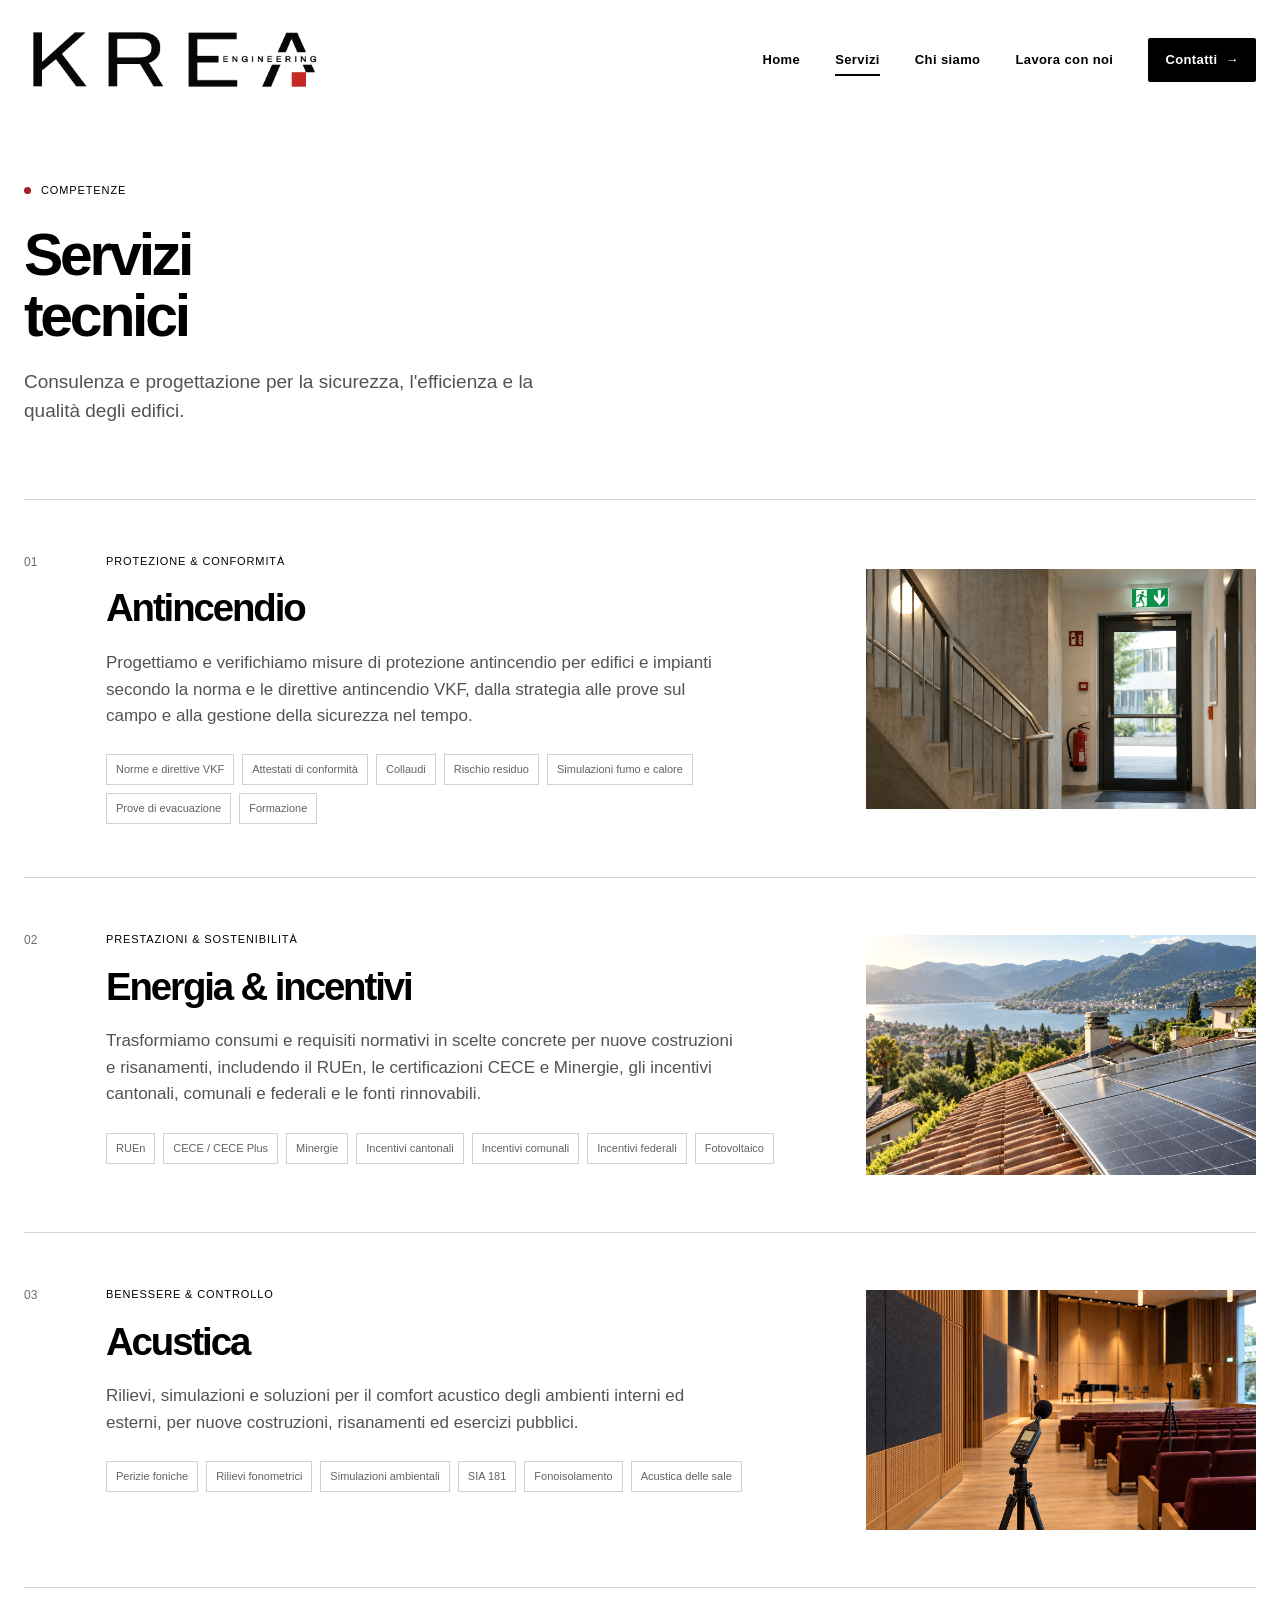
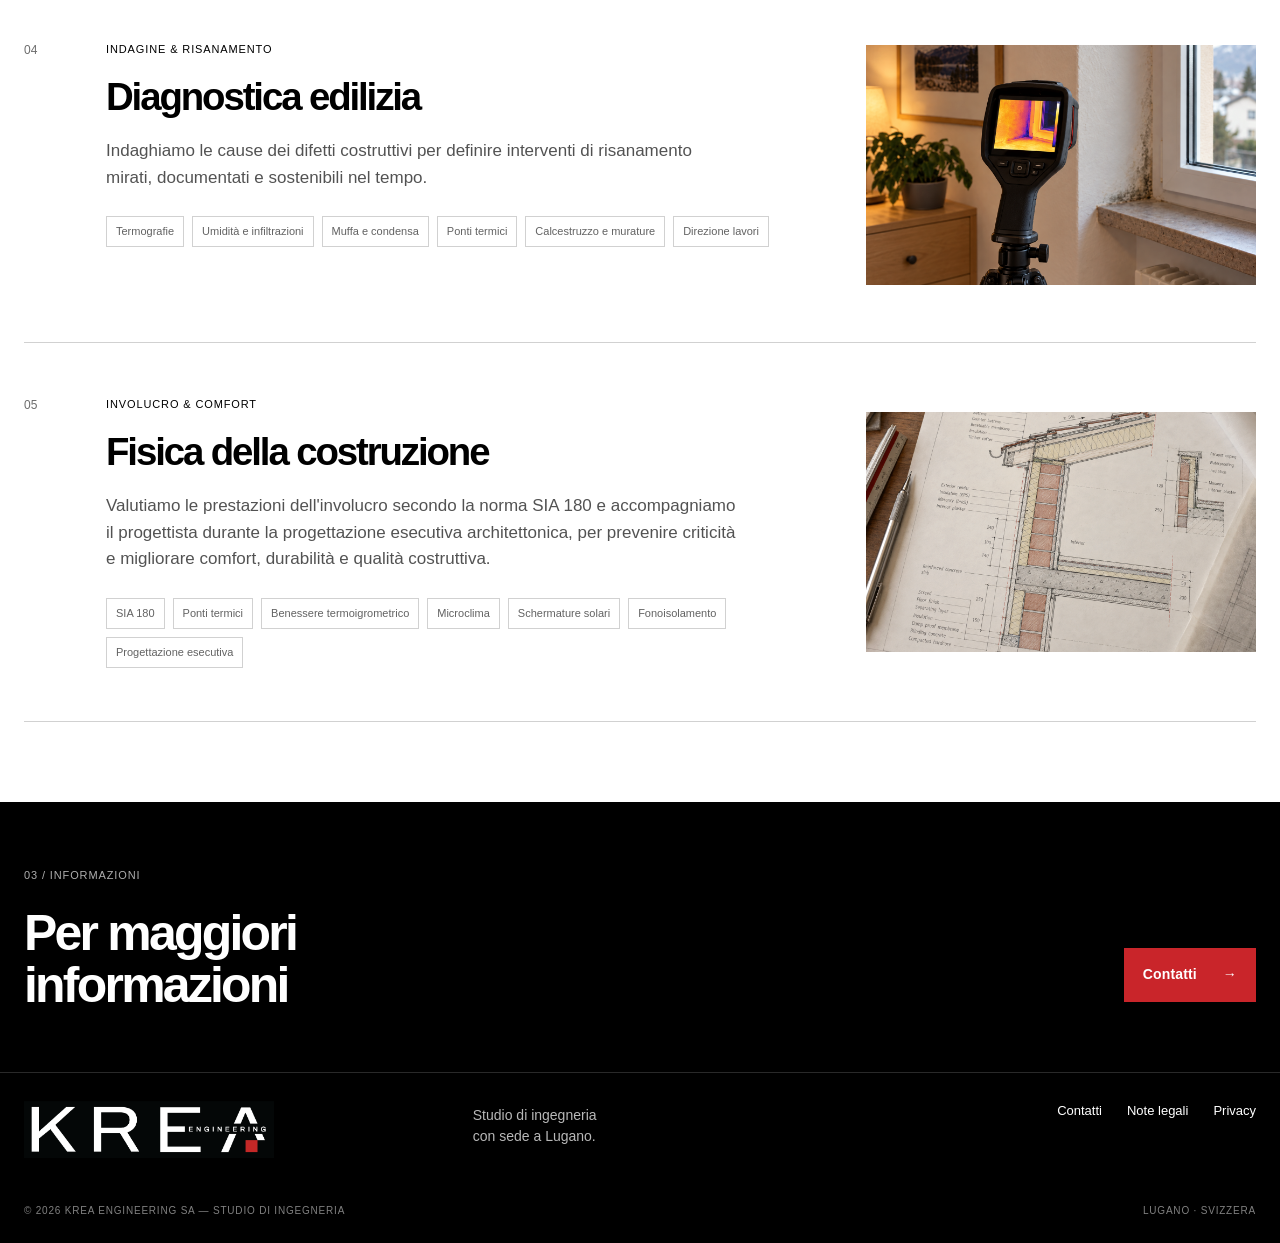
<file: servizi.html>
<!doctype html>
<html lang="it-CH">
<head>
  <meta charset="utf-8">
  <meta name="viewport" content="width=device-width, initial-scale=1">
  <meta name="description" content="I servizi di KREA Engineering SA: antincendio, energia, acustica, diagnostica edilizia e fisica della costruzione.">
  <meta name="theme-color" content="#000000">
  <link rel="icon" href="assets/favicon.svg?v=2" type="image/svg+xml">
  <title>Servizi — KREA Engineering SA</title>
  <link rel="stylesheet" href="assets/style.css?v=aptos-5">
  <script src="assets/script.js" defer></script>
</head>
<body>
  <a class="skip-link" href="#contenuto">Vai al contenuto</a>
  <header class="site-header"><div class="container nav-wrap"><a class="brand brand-logo" href="index.html" aria-label="KREA Engineering SA, home"><img src="assets/krea-engineering.png" alt="KREA Engineering SA"></a><button class="menu-toggle" type="button" aria-expanded="false" aria-controls="main-nav"><span class="sr-only">Apri menu</span><span></span><span></span></button><nav id="main-nav" class="main-nav" aria-label="Navigazione principale"><a href="index.html" data-page="index">Home</a><a href="servizi.html" data-page="servizi">Servizi</a><a href="chi-siamo.html" data-page="chi-siamo">Chi siamo</a><a href="lavora-con-noi.html" data-page="lavora-con-noi">Lavora con noi</a><a href="contatti.html" data-page="contatti" class="nav-cta">Contatti <span aria-hidden="true">→</span></a></nav></div></header>
  <main id="contenuto">
    <section class="page-hero container"><div class="page-hero-copy reveal"><p class="eyebrow"><span class="eyebrow-dot"></span> Competenze</p><h1>Servizi<br><em>tecnici</em></h1><p class="hero-lede">Consulenza e progettazione per la sicurezza, l'efficienza e la qualità degli edifici.</p></div></section>
    <section class="service-list container">
      <article class="service-row reveal" id="antincendio"><div class="service-row-number">01</div><div class="service-row-main"><p class="eyebrow">Protezione &amp; conformità</p><h2>Antincendio</h2><p>Progettiamo e verifichiamo misure di protezione antincendio per edifici e impianti secondo la norma e le direttive antincendio VKF, dalla strategia alle prove sul campo e alla gestione della sicurezza nel tempo.</p><div class="tag-list"><span>Norme e direttive VKF</span><span>Attestati di conformità</span><span>Collaudi</span><span>Rischio residuo</span><span>Simulazioni fumo e calore</span><span>Prove di evacuazione</span><span>Formazione</span></div></div><div class="service-row-media"><img src="assets/service-antincendio-v2.png" alt="Segnaletica di uscita d'emergenza e porta tagliafuoco"></div></article>
      <article class="service-row reveal" id="energia"><div class="service-row-number">02</div><div class="service-row-main"><p class="eyebrow">Prestazioni &amp; sostenibilità</p><h2>Energia &amp; incentivi</h2><p>Trasformiamo consumi e requisiti normativi in scelte concrete per nuove costruzioni e risanamenti, includendo il RUEn, le certificazioni CECE e Minergie, gli incentivi cantonali, comunali e federali e le fonti rinnovabili.</p><div class="tag-list"><span>RUEn</span><span>CECE / CECE Plus</span><span>Minergie</span><span>Incentivi cantonali</span><span>Incentivi comunali</span><span>Incentivi federali</span><span>Fotovoltaico</span></div></div><div class="service-row-media"><img src="assets/service-energia-v3.png" alt="Impianto fotovoltaico su una copertura con vista sul lago e sulle montagne"></div></article>
      <article class="service-row reveal" id="acustica"><div class="service-row-number">03</div><div class="service-row-main"><p class="eyebrow">Benessere &amp; controllo</p><h2>Acustica</h2><p>Rilievi, simulazioni e soluzioni per il comfort acustico degli ambienti interni ed esterni, per nuove costruzioni, risanamenti ed esercizi pubblici.</p><div class="tag-list"><span>Perizie foniche</span><span>Rilievi fonometrici</span><span>Simulazioni ambientali</span><span>SIA 181</span><span>Fonoisolamento</span><span>Acustica delle sale</span></div></div><div class="service-row-media"><img src="assets/service-acustica-v3.png" alt="Fonometro su treppiede in un auditorium"></div></article>
      <article class="service-row reveal" id="diagnostica"><div class="service-row-number">04</div><div class="service-row-main"><p class="eyebrow">Indagine &amp; risanamento</p><h2>Diagnostica edilizia</h2><p>Indaghiamo le cause dei difetti costruttivi per definire interventi di risanamento mirati, documentati e sostenibili nel tempo.</p><div class="tag-list"><span>Termografie</span><span>Umidità e infiltrazioni</span><span>Muffa e condensa</span><span>Ponti termici</span><span>Calcestruzzo e murature</span><span>Direzione lavori</span></div></div><div class="service-row-media"><img src="assets/service-diagnostica-v3.png" alt="Termocamera su treppiede davanti a un serramento"></div></article>
      <article class="service-row reveal" id="fisica-costruzione"><div class="service-row-number">05</div><div class="service-row-main"><p class="eyebrow">Involucro &amp; comfort</p><h2>Fisica della costruzione</h2><p>Valutiamo le prestazioni dell'involucro secondo la norma SIA 180 e accompagniamo il progettista durante la progettazione esecutiva architettonica, per prevenire criticità e migliorare comfort, durabilità e qualità costruttiva.</p><div class="tag-list"><span>SIA 180</span><span>Ponti termici</span><span>Benessere termoigrometrico</span><span>Microclima</span><span>Schermature solari</span><span>Fonoisolamento</span><span>Progettazione esecutiva</span></div></div><div class="service-row-media"><img src="assets/service-fisica-v4.png" alt="Disegno tecnico 2D di un dettaglio costruttivo con isolamento e solaio"></div></article>
    </section>
    <section class="contact-band"><div class="container contact-band-inner"><div class="reveal"><span class="section-kicker">03 / Informazioni</span><h2>Per maggiori<br><em>informazioni</em></h2></div><a class="button button-acid reveal reveal-delay" href="contatti.html">Contatti <span aria-hidden="true">→</span></a></div></section>
  </main>
  <footer class="site-footer"><div class="container footer-top"><a class="footer-wordmark" href="index.html"><img class="footer-logo" src="assets/KREA_Logo-02.png" alt="KREA Engineering SA"></a><p>Studio di ingegneria<br>con sede a Lugano.</p><div class="footer-links"><a href="contatti.html">Contatti</a><a href="legale.html">Note legali</a><a href="legale.html#privacy">Privacy</a></div></div><div class="container footer-bottom"><span>© <span data-year></span> KREA Engineering SA — Studio di ingegneria</span><span>Lugano · Svizzera</span></div></footer>
</body>
</html>
</file>
<file: assets/style.css>
@import url('https://fonts.googleapis.com/css2?family=DM+Mono:wght@400;500&family=Manrope:wght@400;500;600;700;800&display=swap');

:root { --ink:#000; --ink-2:#000; --paper:#fff; --paper-2:#fff; --acid:#c9252a; --acid-2:#a91d22; --muted:rgba(0,0,0,.58); --line:rgba(0,0,0,.18); --white:#fff; --serif:Georgia, 'Times New Roman', serif; --sans:'Manrope', Arial, sans-serif; --mono:'DM Mono', monospace; }
* { box-sizing:border-box; }
html { scroll-behavior:smooth; }
body { margin:0; color:var(--ink); background:var(--paper); font-family:var(--sans); font-size:16px; line-height:1.55; -webkit-font-smoothing:antialiased; }
a { color:inherit; text-decoration:none; }
img { max-width:100%; }
.container { width:min(1160px, calc(100% - 64px)); margin:0 auto; }
.sr-only { position:absolute; width:1px; height:1px; padding:0; margin:-1px; overflow:hidden; clip:rect(0,0,0,0); white-space:nowrap; border:0; }
.skip-link { position:absolute; top:-50px; left:20px; z-index:100; background:var(--acid); padding:10px 14px; font-weight:700; }
.skip-link:focus { top:15px; }
.site-header { position:relative; z-index:10; padding:25px 0; }
.nav-wrap { display:flex; align-items:center; justify-content:space-between; }
.brand { display:inline-flex; gap:10px; align-items:center; font-size:20px; font-weight:800; letter-spacing:.16em; }
.brand-logo { width:252px; background:#fff; }
.brand-logo img { display:block; width:100%; height:auto; }
.brand-mark { width:28px; height:28px; display:grid; place-items:center; border:2px solid currentColor; border-radius:50%; transform:rotate(-28deg); }
.brand-mark span { width:9px; height:9px; background:var(--acid); display:block; border-radius:50%; }
.main-nav { display:flex; align-items:center; gap:35px; font-size:13px; font-weight:700; letter-spacing:.03em; }
.main-nav a { position:relative; padding:8px 0; }
.main-nav a:not(.nav-cta)::after { content:""; position:absolute; right:0; bottom:2px; left:0; height:2px; background:var(--ink); transform:scaleX(0); transform-origin:right; transition:transform .25s ease; }
.main-nav a:hover::after, .main-nav a.active::after { transform:scaleX(1); transform-origin:left; }
.main-nav .nav-cta { background:var(--ink); color:var(--paper); padding:12px 17px; border-radius:2px; transition:background .2s, color .2s, transform .2s; }
.main-nav .nav-cta:hover { background:var(--acid); color:var(--ink); transform:translateY(-2px); }
.menu-toggle { display:none; border:0; padding:8px; background:transparent; cursor:pointer; }
.menu-toggle > span:not(.sr-only) { width:25px; height:2px; background:var(--ink); display:block; margin:6px; }
.hero { min-height:650px; display:grid; grid-template-columns:1.02fr .98fr; align-items:center; gap:40px; padding-top:45px; padding-bottom:80px; }
.eyebrow, .section-kicker, .detail-label, .process-no, .page-index, .card-number, .footer-bottom, .legal-sidebar { font-family:var(--mono); text-transform:uppercase; letter-spacing:.08em; font-size:11px; }
.eyebrow { display:flex; align-items:center; gap:10px; font-weight:500; }
.eyebrow-dot { width:7px; height:7px; background:var(--acid-2); border-radius:50%; display:inline-block; }
h1,h2,h3,p { margin-top:0; }
h1,h2,h3 { line-height:1.04; letter-spacing:-.055em; }
h1 { font-size:clamp(4.5rem, 8.3vw, 8.4rem); margin:25px 0 28px; font-weight:800; }
h1 em, h2 em, .statement em { font-family:var(--serif); font-weight:400; letter-spacing:-.075em; }
.hero-lede { max-width:460px; color:rgba(0,0,0,.68); font-size:19px; line-height:1.55; }
.hero-actions { display:flex; gap:27px; align-items:center; margin-top:35px; }
.button { display:inline-flex; align-items:center; gap:22px; border:0; cursor:pointer; font-family:var(--sans); font-size:14px; font-weight:800; letter-spacing:.01em; padding:16px 19px; transition:transform .2s, background .2s, color .2s; }
.button:hover { transform:translateY(-3px); }
.button-dark { background:var(--ink); color:var(--paper); }
.button-dark:hover { background:var(--acid); color:var(--ink); }
.button-acid { background:var(--acid); color:var(--white); }
.button-acid:hover { background:var(--white); }
.text-link, .arrow-link { border-bottom:1px solid var(--ink); font-size:14px; font-weight:800; padding-bottom:5px; transition:gap .2s; }
.text-link { border:0; }
.text-link span, .arrow-link span { display:inline-block; margin-left:8px; transition:transform .2s; }
.text-link:hover span, .arrow-link:hover span { transform:translate(4px,-3px); }
.hero-visual { min-height:475px; position:relative; overflow:hidden; border-left:1px solid var(--line); border-bottom:1px solid var(--line); }
.project-grid-lines { position:absolute; inset:0; background-image:linear-gradient(to right, rgba(0,0,0,.11) 1px, transparent 1px), linear-gradient(to bottom, rgba(0,0,0,.11) 1px, transparent 1px); background-size:25% 25%; }
.project-grid-lines::after { content:""; position:absolute; inset:11% 8%; border:1px solid var(--ink); }
.project-stage { position:absolute; z-index:2; display:flex; flex-direction:column; gap:7px; font-family:var(--mono); text-transform:uppercase; font-size:10px; letter-spacing:.08em; background:var(--paper); padding:8px 10px; }
.project-stage span { color:var(--acid); font-size:13px; }.project-stage strong { font-weight:500; }
.stage-one { left:9%; bottom:19%; }.stage-two { left:33%; top:22%; }.stage-three { right:27%; bottom:28%; }.stage-four { right:7%; top:16%; }
.project-line { position:absolute; z-index:1; height:2px; background:var(--ink); transform-origin:left center; }.line-one { width:29%; left:18%; bottom:27%; transform:rotate(-25deg); }.line-two { width:28%; left:43%; bottom:37%; transform:rotate(26deg); }.line-three { width:26%; left:65%; bottom:48%; transform:rotate(-40deg); }
.project-visual::before { content:""; position:absolute; z-index:1; width:80px; height:80px; right:11%; bottom:10%; background:var(--acid); }
.visual-note { position:absolute; bottom:13px; right:16px; z-index:3; font-size:10px; font-family:var(--mono); text-transform:uppercase; letter-spacing:.08em; }
.status-dot { width:7px; height:7px; background:var(--acid); display:inline-block; border-radius:50%; margin-right:7px; }
.ticker { background:var(--ink); color:var(--paper); overflow:hidden; padding:21px 0; }
.ticker-track { display:flex; align-items:center; justify-content:space-around; gap:35px; min-width:max-content; font-family:var(--mono); font-size:12px; letter-spacing:.14em; }
.ticker-track > span { white-space:nowrap; }
.ticker i { display:block; flex:0 0 13px; width:13px; height:13px; background:var(--acid); clip-path:polygon(50% 0, 61% 39%, 100% 50%, 61% 61%, 50% 100%, 39% 61%, 0 50%, 39% 39%); font-style:normal; }
.section { padding-top:140px; padding-bottom:140px; }
.section-kicker { color:var(--muted); }
.intro-grid { display:grid; grid-template-columns:1.06fr .94fr; gap:80px; margin-top:55px; }
h2 { font-size:clamp(3.2rem, 6vw, 6rem); margin-bottom:0; }
h2 span { font-family:var(--serif); font-weight:400; }
.intro-body { max-width:450px; padding-top:18px; }
.lead { font-size:23px; line-height:1.35; letter-spacing:-.03em; }
.intro-body > p:not(.lead) { color:rgba(0,0,0,.68); margin:26px 0 34px; }
.krea-acronym { color:var(--acid-2) !important; font-family:var(--mono); font-size:11px; letter-spacing:.04em; line-height:1.7; margin:0 0 28px !important; }
.services-preview { background:var(--paper-2); }
.section-heading { display:grid; grid-template-columns:1fr 1.45fr auto; gap:40px; align-items:end; margin-bottom:55px; }
.section-heading h2 { font-size:clamp(3rem, 5.5vw, 5.4rem); }
.section-heading .arrow-link { margin-bottom:7px; }
.service-cards { display:grid; grid-template-columns:repeat(3,1fr); gap:15px; }
.service-card { min-height:365px; padding:27px; position:relative; display:flex; flex-direction:column; transition:transform .25s, box-shadow .25s; }
.service-card:hover { transform:translateY(-7px); box-shadow:10px 10px 0 rgba(0,0,0,.12); }
.card-dark { background:var(--ink); color:var(--paper); }.card-acid { background:var(--acid); }.card-line { border:1px solid var(--ink); }
.card-number { opacity:.65; }.service-icon { margin:50px 0 22px; font-size:39px; line-height:1; }.icon-shield { transform:rotate(15deg); }.icon-bolt { font-size:50px; }.icon-grid { font-size:43px; }
.service-card h3 { font-size:27px; margin:0 0 14px; letter-spacing:-.06em; }.service-card p { max-width:245px; opacity:.72; margin-bottom:0; }.card-arrow { position:absolute; right:25px; bottom:24px; font-size:28px; }
.statement-section { position:relative; min-height:530px; display:flex; flex-direction:column; justify-content:center; }.statement-mark { position:absolute; top:85px; right:14%; font-size:100px; letter-spacing:-.3em; font-weight:800; transform:rotate(-13deg); opacity:.09; }.statement { font-size:clamp(3rem, 6.2vw, 6.6rem); font-weight:800; line-height:1.05; letter-spacing:-.07em; margin:0; }.statement-meta { margin-top:55px; display:flex; justify-content:space-between; font-family:var(--mono); text-transform:uppercase; font-size:11px; letter-spacing:.1em; color:var(--muted); }
.contact-band { background:var(--ink); color:var(--paper); padding:95px 0; }.contact-band-inner { display:flex; justify-content:space-between; align-items:end; gap:30px; }.contact-band .section-kicker { color:#9da8b5; }.contact-band h2 { font-size:clamp(3rem, 5.8vw, 6rem); margin-top:23px; }.contact-band .button { margin-bottom:10px; }
.site-footer { background:var(--ink); color:var(--paper); border-top:1px solid rgba(243,242,237,.16); padding:35px 0 24px; }.footer-top { display:grid; grid-template-columns:1.1fr 1fr 1fr; gap:40px; align-items:start; }.footer-wordmark { color:var(--white); font-weight:800; font-size:24px; letter-spacing:.12em; line-height:1; }.footer-wordmark span { display:block; color:var(--acid); font-family:var(--mono); font-size:9px; letter-spacing:.31em; margin-top:7px; }.footer-top p { color:#aab4be; margin:4px 0; font-size:14px; }.footer-links { display:flex; justify-content:flex-end; gap:25px; font-size:13px; }.footer-links a:hover { color:var(--acid); }.footer-bottom { color:#84909d; display:flex; justify-content:space-between; margin-top:80px; font-size:10px; }
.page-hero { display:flex; justify-content:space-between; align-items:end; min-height:460px; padding-top:55px; padding-bottom:85px; }.page-hero h1 { font-size:clamp(4rem, 8vw, 8rem); margin-bottom:20px; }.page-hero .hero-lede { max-width:550px; }.page-index { padding-bottom:13px; color:var(--muted); }.page-index span { color:var(--acid-2); margin:0 7px; }
.service-list { padding-bottom:120px; }.service-row { min-height:355px; border-top:1px solid var(--line); display:grid; grid-template-columns:70px 1fr 190px; gap:35px; padding:53px 0; }.service-row:last-child { border-bottom:1px solid var(--line); }.service-row-number { font-family:var(--mono); font-size:12px; color:var(--muted); }.service-row-main { max-width:720px; }.service-row h2 { font-size:clamp(3.2rem, 5.7vw, 5.7rem); margin:18px 0 22px; }.service-row-main > p:not(.eyebrow) { max-width:630px; color:#596571; font-size:17px; }.service-row-icon { justify-self:end; align-self:center; width:145px; height:145px; display:grid; place-items:center; border:1px solid var(--ink); border-radius:50%; font-size:60px; }.service-row:nth-child(3) .service-row-icon { background:var(--acid); border-color:var(--acid); }.service-row:nth-child(6) .service-row-icon { background:var(--ink); color:var(--paper); }.icon-wave { font-family:var(--mono); font-size:27px; letter-spacing:-.18em; }.icon-bim { font-family:var(--mono); font-size:20px; letter-spacing:.08em; }.icon-signal { font-family:var(--serif); font-size:55px; }.tag-list { display:flex; flex-wrap:wrap; gap:8px; margin-top:25px; }.tag-list span { font-size:11px; border:1px solid var(--line); padding:6px 9px; color:#52606c; }
.process-section { background:var(--paper-2); padding:90px 0 100px; }.process-grid { display:grid; grid-template-columns:repeat(3,1fr); gap:60px; margin-top:55px; }.process-grid h3 { font-size:31px; margin:26px 0 12px; }.process-grid p { color:#596571; max-width:230px; }.process-no { color:var(--acid-2); }
.about-statement { display:grid; grid-template-columns:.85fr 1.15fr; gap:100px; padding:40px 0 150px; }.about-statement-mark { font-size:clamp(4rem, 8vw, 8rem); line-height:.76; font-weight:800; letter-spacing:-.12em; }.about-statement-mark span { font-size:.23em; letter-spacing:.06em; margin-left:9px; color:var(--muted); }.about-statement-copy { max-width:630px; padding-top:8px; }.about-statement-copy p:not(.lead) { color:#596571; max-width:560px; }.values-section { background:var(--paper-2); padding:95px 0 120px; }.values-grid { display:grid; grid-template-columns:repeat(3,1fr); gap:15px; margin-top:55px; }.value-card { min-height:290px; padding:25px; border-top:2px solid var(--ink); }.value-card > span { font-family:var(--mono); color:var(--acid-2); font-size:12px; }.value-card h2 { font-size:38px; margin:58px 0 16px; }.value-card p { color:#596571; max-width:230px; }.team-section { display:grid; grid-template-columns:1fr 1fr; gap:100px; padding-top:145px; padding-bottom:145px; }.team-copy h2 { font-size:clamp(3.2rem, 5.5vw, 5.5rem); margin-top:24px; }.team-note { align-self:end; padding-left:30px; border-left:1px solid var(--line); }.team-note p { max-width:330px; color:#596571; }.team-symbol { display:flex; gap:9px; margin-bottom:30px; }.team-symbol span { width:31px; height:31px; border:1px solid var(--ink); display:grid; place-items:center; font-family:var(--mono); font-size:13px; }.team-symbol span:nth-child(2) { background:var(--acid); }.team-symbol span:nth-child(3) { background:var(--ink); color:var(--paper); }
.contact-layout { display:grid; grid-template-columns:.85fr 1.15fr; gap:130px; padding-bottom:145px; }.contact-details { padding-top:12px; }.contact-detail { padding:0 0 29px; margin-bottom:27px; border-bottom:1px solid var(--line); }.detail-label { display:block; color:var(--muted); margin-bottom:10px; }.contact-detail a { font-size:19px; letter-spacing:-.04em; font-weight:700; border-bottom:1px solid transparent; }.contact-detail a:hover { border-color:var(--ink); }.contact-detail p { font-size:19px; margin:0; }.muted { color:var(--muted); font-size:15px; }.contact-social { display:flex; justify-content:space-between; align-items:center; }.contact-social .detail-label { margin:0; }.contact-social a { font-size:14px; font-weight:700; }.form-intro { font-size:24px; letter-spacing:-.03em; margin-bottom:32px; }.contact-form { display:grid; grid-template-columns:1fr 1fr; column-gap:15px; }.contact-form label { font-family:var(--mono); text-transform:uppercase; letter-spacing:.08em; font-size:11px; margin-bottom:8px; }.contact-form label:nth-of-type(3) { grid-column:1/-1; }.contact-form input, .contact-form textarea { grid-column:auto; width:100%; border:0; border-bottom:1px solid var(--ink); background:transparent; border-radius:0; padding:12px 0; margin-bottom:27px; font:inherit; color:var(--ink); outline:0; }.contact-form textarea { grid-column:1/-1; resize:vertical; }.contact-form input:focus, .contact-form textarea:focus { border-bottom:2px solid var(--acid-2); }.contact-form .button { grid-column:1/-1; justify-self:start; margin-top:10px; }.form-note { grid-column:1/-1; color:var(--muted); font-size:12px; margin:20px 0 0; }.location-strip { background:var(--acid); padding:43px 0; }.location-inner { display:flex; align-items:center; gap:23px; }.location-pin { width:37px; height:37px; display:grid; place-items:center; border:1px solid var(--ink); border-radius:50%; font-family:var(--mono); }.location-inner p { font-size:21px; line-height:1.2; margin:0; font-weight:700; letter-spacing:-.04em; }.location-inner p span { font-family:var(--serif); font-weight:400; }.location-coordinate { margin-left:auto; text-align:right; font-family:var(--mono); font-size:11px; line-height:1.6; }
.legal-content { display:grid; grid-template-columns:230px 1fr; gap:100px; padding-bottom:150px; }.legal-sidebar { display:flex; flex-direction:column; gap:18px; color:var(--muted); padding-top:5px; }.legal-sidebar .section-kicker { margin-bottom:8px; }.legal-sidebar a { font-family:var(--sans); font-size:14px; text-transform:none; letter-spacing:0; color:var(--ink); }.legal-sidebar a:hover { color:var(--acid-2); }.legal-copy { max-width:680px; }.legal-copy article { border-top:1px solid var(--line); padding:42px 0 55px; }.legal-copy article:first-child { padding-top:0; border-top:0; }.legal-copy h2 { font-size:38px; margin:20px 0 22px; }.legal-copy p { color:#596571; }.legal-copy a { text-decoration:underline; text-underline-offset:3px; color:var(--ink); }.legal-placeholder { padding:15px 17px; border-left:3px solid var(--acid-2); background:rgba(201,37,42,.10); font-size:14px; }
.reveal { opacity:0; transform:translateY(18px); transition:opacity .7s ease, transform .7s ease; }.reveal.is-visible { opacity:1; transform:none; }.reveal-delay { transition-delay:.12s; }.reveal-delay-2 { transition-delay:.22s; }
@media (max-width: 850px) { .container { width:min(100% - 40px, 680px); }.site-header { padding:19px 0; }.brand-logo { width:210px; }.menu-toggle { display:block; }.main-nav { position:absolute; display:none; top:72px; right:20px; left:20px; padding:18px; flex-direction:column; align-items:stretch; gap:8px; background:var(--paper); border:1px solid var(--line); box-shadow:7px 7px 0 var(--ink); }.main-nav.open { display:flex; }.main-nav a { padding:13px 8px; }.main-nav .nav-cta { text-align:center; margin-top:6px; }.hero { min-height:0; grid-template-columns:1fr; padding-top:64px; padding-bottom:80px; }.hero h1 { font-size:clamp(4rem, 18vw, 7rem); }.hero-visual { min-height:390px; margin-top:10px; }.intro-grid, .section-heading, .about-statement, .team-section, .contact-layout { grid-template-columns:1fr; gap:45px; }.section { padding-top:90px; padding-bottom:90px; }.section-heading { align-items:start; margin-bottom:38px; }.section-heading .arrow-link { justify-self:start; }.service-cards, .values-grid, .process-grid { grid-template-columns:1fr; }.service-card { min-height:320px; }.statement-section { min-height:430px; }.statement-mark { right:5%; }.contact-band { padding:75px 0; }.contact-band-inner { align-items:start; flex-direction:column; }.contact-band .button { margin:0; }.footer-top { grid-template-columns:1fr 1fr; }.footer-links { justify-content:start; flex-wrap:wrap; }.footer-bottom { gap:16px; flex-direction:column; margin-top:55px; }.page-hero { min-height:390px; align-items:start; flex-direction:column; justify-content:end; gap:35px; }.page-hero h1 { font-size:clamp(3.8rem, 15vw, 6.5rem); }.page-index { padding:0; }.service-row { grid-template-columns:45px 1fr; gap:15px; }.service-row-icon { grid-column:2; justify-self:start; width:92px; height:92px; font-size:38px; margin-top:8px; }.service-row h2 { font-size:clamp(3rem, 13vw, 5rem); }.service-list { padding-bottom:80px; }.process-grid { gap:30px; margin-top:40px; }.process-grid > div { border-top:1px solid var(--line); padding-top:20px; }.about-statement { padding-bottom:90px; }.about-statement-mark { font-size:clamp(4rem, 18vw, 7rem); }.team-section { padding-top:90px; padding-bottom:90px; }.team-note { padding-left:0; border-left:0; border-top:1px solid var(--line); padding-top:30px; }.contact-layout { padding-bottom:90px; gap:70px; }.contact-form { grid-template-columns:1fr; }.contact-form label, .contact-form input, .contact-form textarea { grid-column:1/-1; }.legal-content { grid-template-columns:1fr; gap:45px; padding-bottom:90px; }.legal-sidebar { border-bottom:1px solid var(--line); padding-bottom:28px; }.location-coordinate { display:none; } }
@media (prefers-reduced-motion: reduce) { html { scroll-behavior:auto; }.reveal { opacity:1; transform:none; transition:none; }.button, .service-card { transition:none; } }

/* KREA palette: rendered colors are limited to black, white and red. */
.hero-lede, .intro-body > p:not(.lead), .service-row-main > p:not(.eyebrow), .process-grid p, .about-statement-copy p:not(.lead), .value-card p, .team-note p, .legal-copy p { color:rgba(0,0,0,.68); }
.tag-list span { color:rgba(0,0,0,.62); }
.contact-band .section-kicker { color:rgba(255,255,255,.68); }
.site-footer { border-top-color:rgba(255,255,255,.16); }
.footer-top p { color:rgba(255,255,255,.72); }
.footer-bottom { color:rgba(255,255,255,.5); }
.legal-placeholder { background:rgba(201,37,42,.10); }
.project-visual { background:#fff; }
.project-grid-lines { background-image:linear-gradient(to right, rgba(0,0,0,.11) 1px, transparent 1px), linear-gradient(to bottom, rgba(0,0,0,.11) 1px, transparent 1px); }
.krea-acronym { color:var(--acid-2) !important; }
@media (max-width: 850px) { .project-visual { min-height:390px; border-left:0; } .project-stage { font-size:9px; } .project-visual::before { width:58px; height:58px; } }

/* Final responsive and interaction refinements. */
html, body { max-width:100%; overflow-x:hidden; }
.hero, .page-hero { overflow:hidden; }
h1 { font-size:clamp(3.2rem, 6.5vw, 6.2rem); }
h2 { font-size:clamp(2.5rem, 4.6vw, 4.6rem); }
.hero h1 { font-size:clamp(3.2rem, 6.5vw, 6.2rem); }
.page-hero h1 { font-size:clamp(3rem, 6.2vw, 6rem); }
.section-heading h2 { font-size:clamp(2.6rem, 4.3vw, 4.4rem); }
.service-row h2 { font-size:clamp(2.5rem, 4.6vw, 4.6rem); }
.contact-band h2 { font-size:clamp(2.4rem, 4.6vw, 4.8rem); }
.team-copy h2 { font-size:clamp(2.6rem, 4.6vw, 4.8rem); }
.service-card h3 { font-size:clamp(1.45rem, 2.3vw, 1.75rem); }
.value-card h2, .legal-copy h2 { font-size:clamp(1.75rem, 3vw, 2.45rem); }
.statement { font-size:clamp(2.5rem, 4.8vw, 5rem); }
.about-statement-mark { font-size:clamp(3.5rem, 6.2vw, 6.5rem); }
.hero-image { position:relative; min-height:475px; background:#000; overflow:hidden; }
.hero-image img { display:block; width:100%; height:100%; min-height:475px; object-fit:cover; object-position:center; filter:contrast(1.04) saturate(.8); }
.hero-image::after { content:""; position:absolute; inset:0; background:linear-gradient(180deg, transparent 58%, rgba(0,0,0,.5)); pointer-events:none; }
.hero-image .visual-note { z-index:2; color:#fff; }
.service-row-media { justify-self:end; align-self:center; width:190px; height:145px; overflow:hidden; border:1px solid var(--ink); background:#000; }
.service-row-media img { display:block; width:100%; height:100%; object-fit:cover; filter:contrast(1.04) saturate(.78); }
.card-acid { color:var(--white); }
.card-acid p { color:var(--white); opacity:.88; }
.button-acid:hover, .main-nav .nav-cta:hover { background:var(--acid); color:var(--white); }
.button-dark:hover { background:var(--acid); color:var(--white); }
@media (max-width: 850px) {
  h1, .hero h1 { font-size:clamp(2.65rem, 11vw, 4.6rem); }
  h2 { font-size:clamp(2.2rem, 9vw, 3.8rem); }
  .page-hero h1 { font-size:clamp(2.8rem, 11vw, 4.8rem); }
  .section-heading h2, .service-row h2, .team-copy h2, .contact-band h2 { font-size:clamp(2.2rem, 9vw, 3.7rem); }
  .statement { font-size:clamp(2.2rem, 9vw, 3.7rem); }
  .hero-image, .hero-image img { min-height:390px; }
  .service-row-media { grid-column:2; justify-self:start; width:100%; max-width:330px; height:140px; margin-top:8px; }
}

/* 2026 content and responsive refinements */
:root { --grey:#8a9096; --display:'Manrope', Arial, Helvetica, sans-serif; --sans:'DM Mono', monospace; }
body { font-family:var(--sans); font-size:15px; }
h1, h2, h3 { font-family:var(--display); }
h1 em, h2 em, .statement em { font-family:var(--display); font-style:normal; font-weight:700; letter-spacing:-.055em; }
.main-nav, .button, .footer-wordmark, .footer-top p, .contact-detail a, .form-intro, .location-inner p { font-family:var(--sans); }
.hero-lede, .intro-body > p:not(.lead), .service-row-main > p:not(.eyebrow), .about-statement-copy p:not(.lead), .value-card p, .team-note p, .legal-copy p, .footer-top p { font-family:var(--sans); }
.footer-wordmark { font-weight:500; letter-spacing:.08em; }
.footer-wordmark span { font-family:var(--sans); letter-spacing:.16em; }
.hero-image img { filter:contrast(1.03) saturate(.96) sepia(.06); }
.service-row-media img { filter:contrast(1.03) saturate(.96) sepia(.05); }
.service-cards { grid-template-columns:repeat(4, 1fr); }
.card-grey { background:var(--grey); color:#fff; }
.card-grey p { color:#fff; opacity:.88; }
.card-grey .card-number { opacity:.8; }
.about-statement { grid-template-columns:1.1fr .9fr; align-items:center; }
.about-statement-media { min-height:360px; overflow:hidden; border:1px solid var(--line); }
.about-statement-media img { display:block; width:100%; height:100%; min-height:360px; object-fit:cover; filter:contrast(1.03) saturate(.94) sepia(.04); }
.values-grid { grid-template-columns:repeat(4, 1fr); }
.values-grid .value-card:nth-child(2) { background:var(--acid); color:#fff; border-top-color:var(--acid); }
.values-grid .value-card:nth-child(2) > span, .values-grid .value-card:nth-child(2) p { color:#fff; }
.values-grid .value-card:nth-child(3) { background:var(--ink); color:#fff; border-top-color:var(--ink); }
.values-grid .value-card:nth-child(3) > span, .values-grid .value-card:nth-child(3) p { color:#fff; }
.value-card-grey { background:var(--grey); color:#fff; border-top-color:var(--grey); }
.value-card-grey > span, .value-card-grey p { color:#fff; }
.team-symbol span:nth-child(4) { background:var(--grey); color:#fff; border-color:var(--grey); }
.button span[aria-hidden="true"], .text-link span, .arrow-link span, .card-arrow, .main-nav .nav-cta span { font-family:var(--sans); font-weight:700; font-variant-ligatures:none; }
.button span[aria-hidden="true"], .main-nav .nav-cta span { margin-left:4px; }
.card-arrow { font-size:25px; }
.page-hero { overflow:visible; }
.page-index { display:none; }
.location-coordinate { display:none; }
@media (max-width: 980px) {
  .service-cards { grid-template-columns:repeat(2, 1fr); }
  .values-grid { grid-template-columns:repeat(2, 1fr); }
}
@media (max-width: 850px) {
  .service-cards, .values-grid { grid-template-columns:1fr; }
  .about-statement { grid-template-columns:1fr; }
  .about-statement-media, .about-statement-media img { min-height:250px; }
  .button { gap:12px; }
  .main-nav .nav-cta span { display:inline-block; }
}

/* Type scale and logo watermark */
h1, h2, h3, h1 em, h2 em, .statement em, .service-card h3, .value-card h2, .legal-copy h2 {
  font-family:var(--sans);
  font-style:normal;
  font-weight:700;
}
h1 { font-size:clamp(2.7rem, 5.4vw, 5.2rem); }
h2 { font-size:clamp(2.15rem, 3.9vw, 3.9rem); }
.hero h1 { font-size:clamp(2.7rem, 5.4vw, 5.2rem); }
.page-hero h1 { font-size:clamp(2.55rem, 5.1vw, 4.9rem); }
.section-heading h2, .service-row h2, .team-copy h2 { font-size:clamp(2.15rem, 3.9vw, 3.9rem); }
.contact-band h2 { font-size:clamp(2.1rem, 3.9vw, 4rem); }
.service-card h3 { font-size:clamp(1.25rem, 2vw, 1.55rem); }
.value-card h2, .legal-copy h2 { font-size:clamp(1.55rem, 2.45vw, 2.05rem); }
.statement { font-size:clamp(2.2rem, 4.2vw, 4.4rem); }
.statement-section::after {
  content:"";
  position:absolute;
  right:0;
  bottom:12px;
  left:0;
  height:180px;
  background:url("krea-watermark.png") center / min(780px, 82vw) auto no-repeat;
  opacity:.44;
  pointer-events:none;
  z-index:0;
}
.statement-section > * { position:relative; z-index:1; }
@media (max-width:850px) {
  h1, .hero h1 { font-size:clamp(2.2rem, 9vw, 3.7rem); }
  h2 { font-size:clamp(1.9rem, 8vw, 3.1rem); }
  .page-hero h1 { font-size:clamp(2.2rem, 9vw, 3.8rem); }
  .section-heading h2, .service-row h2, .team-copy h2, .contact-band h2 { font-size:clamp(1.9rem, 8vw, 3.1rem); }
  .statement { font-size:clamp(1.95rem, 8vw, 3.1rem); }
}

/* Compact layout and service media refinements */
.container { width:min(1240px, calc(100% - 48px)); }
.brand-logo { width:302px; }
.hero { gap:28px; }
.intro-grid { gap:50px; }
.section-heading { gap:28px; }
.about-statement { gap:55px; }
.team-section { gap:55px; }
.contact-layout { grid-template-columns:.84fr 1.16fr; gap:78px; }
.legal-content { gap:58px; }
.service-row { grid-template-columns:58px 1fr 300px; gap:24px; }
.service-row-media { width:300px; height:205px; border:0; }
.service-row h2 { font-size:clamp(2rem, 3.4vw, 3.45rem); }
.service-row-media img { border:0; }
.location-strip { padding:21px 0; }
.location-inner p { font-size:18px; }
.contact-form-wrap { padding-left:24px; }
.contact-details .contact-detail { min-height:126px; margin-bottom:0; padding-bottom:24px; }
.contact-form { grid-template-rows:126px 126px 48px 80px auto; }
.contact-form input { margin-bottom:0; align-self:end; }
.contact-form textarea { margin-bottom:0; align-self:start; height:80px; }
.contact-form .button { align-self:start; margin-top:22px; }
@media (max-width:980px) {
  .brand-logo { width:272px; }
  .service-row { grid-template-columns:48px 1fr 260px; }
  .service-row-media { width:260px; }
  .contact-layout { gap:54px; }
}
@media (max-width:850px) {
  .container { width:min(100% - 40px, 680px); }
  .brand-logo { width:252px; }
  .service-row { grid-template-columns:45px 1fr; }
  .service-row-media { width:100%; max-width:380px; height:190px; border:0; }
  .contact-layout { gap:48px; }
  .contact-form-wrap { padding-left:0; }
  .contact-form { grid-template-rows:auto; }
  .contact-form input, .contact-form textarea { height:auto; margin-bottom:27px; }
  .contact-form .button { margin-top:10px; }
}

/* Final visual scale and spacing pass */
h1, .hero h1, .page-hero h1 { font-size:clamp(2.35rem, 4.6vw, 4.6rem); }
.service-row h2 { font-size:clamp(1.9rem, 3vw, 3.15rem); }
.intro-grid h2, .intro-grid h2 span { font-family:var(--sans); font-style:normal; font-weight:700; }
.section-heading h2, .section-heading h2 span { font-family:var(--sans); font-style:normal; font-weight:700; }
.statement { font-size:clamp(2.1rem, 4vw, 4.2rem); }
.intro-body > p.lead,
.intro-body > p:not(.lead):not(.krea-acronym) {
  font-size:19px;
  line-height:1.55;
}
.about-statement-copy p:not(.lead) { font-size:19px; line-height:1.55; }
.krea-acronym { white-space:nowrap; font-size:clamp(8px, 1.2vw, 11px); letter-spacing:0; }
.footer-wordmark, .statement-meta > span:first-child { color:#d0d3d6; }
.service-row { grid-template-columns:58px 1fr 390px; }
.service-row-media { width:390px; height:240px; }
.contact-layout { align-items:start; }
.contact-details { padding-top:0; }
main > section { background-image:none; }
.statement-section::after { display:none; }
.hero, .page-hero { width:min(1240px, calc(100% - 48px)); }
.hero { min-height:460px; padding-top:40px; padding-bottom:55px; }
.hero-visual, .hero-image { min-height:475px; }
.section { padding-top:90px; padding-bottom:90px; }
.page-hero { min-height:380px; padding-top:40px; padding-bottom:55px; }
.statement-section { min-height:420px; }
.service-list { padding-bottom:80px; }
.about-statement { padding-top:25px; padding-bottom:90px; }
.values-section { padding-top:70px; padding-bottom:85px; }
.team-section { padding-top:90px; padding-bottom:90px; }
.contact-layout { padding-bottom:90px; }
.contact-band { padding-top:60px; padding-bottom:60px; }
.site-footer { padding-top:28px; }
.footer-bottom { margin-top:45px; }
@media (max-width:980px) {
  .service-row { grid-template-columns:48px 1fr 320px; }
  .service-row-media { width:320px; height:220px; }
}
@media (max-width:850px) {
  h1, .hero h1, .page-hero h1 { font-size:clamp(2.1rem, 8vw, 3.4rem); }
  .service-row h2 { font-size:clamp(1.8rem, 7vw, 2.7rem); }
  .service-row { grid-template-columns:45px 1fr; }
  .service-row-media { width:100%; max-width:380px; height:190px; }
  .section { padding-top:65px; padding-bottom:65px; }
  .page-hero { min-height:300px; padding-top:25px; padding-bottom:35px; }
  .statement-section { min-height:360px; }
  .hero, .page-hero { width:min(100% - 40px, 680px); }
  .hero { min-height:0; padding-top:25px; padding-bottom:55px; }
}

/* Contact form: single fluid column on phones */
@media (max-width:850px) {
  .contact-layout {
    grid-template-columns:minmax(0, 1fr);
    gap:48px;
    width:min(100% - 40px, 680px);
    padding-bottom:65px;
  }
  .contact-details,
  .contact-form-wrap,
  .contact-form { width:100%; min-width:0; }
  .contact-form-wrap { padding-left:0; }
  .contact-form { grid-template-columns:minmax(0, 1fr); grid-template-rows:auto; }
  .contact-form label,
  .contact-form input,
  .contact-form textarea,
  .contact-form .button { grid-column:1; max-width:100%; }
  .contact-form input,
  .contact-form textarea { width:100%; min-width:0; margin-bottom:24px; }
  .contact-form textarea { min-height:130px; height:auto; }
  .contact-form .button { margin-top:8px; }
  .contact-detail a,
  .contact-detail p { overflow-wrap:anywhere; }
}

/* Keep the contact information and form strictly vertical on phones. */
.contact-layout { grid-template-columns:1fr; }
@media (min-width:851px) {
  .contact-layout { grid-template-columns:.84fr 1.16fr; }
}
@media (max-width:850px) {
  .contact-layout { display:flex; flex-direction:column; align-items:stretch; }
  .contact-details, .contact-form-wrap { flex:0 0 auto; width:100%; }
  .contact-form { display:flex; flex-direction:column; width:100%; }
  .contact-form label, .contact-form input, .contact-form textarea, .contact-form .button { width:100%; max-width:none; }
  .contact-form input, .contact-form textarea { box-sizing:border-box; }
  .contact-form .button { width:max-content; }
}

/* Keep every ticker label and marker visible on narrow phone screens. */
@media (max-width:850px) {
  .ticker-track {
    min-width:0;
    width:100%;
    justify-content:space-between;
    gap:clamp(4px, 1.1vw, 14px);
    padding:0;
    font-size:clamp(6.5px, 2.13vw, 12px);
    letter-spacing:.04em;
  }
  .ticker i { flex-basis:9px; width:9px; height:9px; }
}

/* Shared document-friendly typeface */
:root {
  --sans:'Aptos', Arial, sans-serif;
  --mono:'Aptos', Arial, sans-serif;
  --display:'Aptos', Arial, sans-serif;
  --serif:'Aptos', Arial, sans-serif;
}

/* Use the supplied logo and scalable service symbols consistently. */
.footer-wordmark { display:block; width:min(250px, 100%); line-height:0; }
.footer-logo { display:block; width:100%; height:auto; }
.service-icon svg { display:block; width:1em; height:1em; fill:currentColor; }
.icon-flame svg { width:1.05em; height:1.05em; }
.icon-speaker { font-size:42px; }
.icon-speaker svg { width:1.2em; height:1.2em; fill:none; stroke:currentColor; stroke-linecap:round; stroke-linejoin:round; stroke-width:3; }
.statement { font-family:var(--sans); font-style:normal; font-weight:700; }
@media (max-width:850px) {
  .footer-wordmark { width:min(220px, 100%); }
}

/* Mobile hero image: keep the photograph clear without a dark bottom band. */
@media (max-width:850px) {
  .hero-image::after { background:none; }
}

/* Careers page */
.job-overview { display:grid; grid-template-columns:1.08fr .92fr; gap:90px; padding-top:25px; padding-bottom:120px; }
.job-overview-main { max-width:690px; }
.job-overview-main h2 { margin:22px 0 28px; font-size:clamp(2.15rem, 3.8vw, 4rem); }
.job-overview-main h2 span { font-family:var(--sans); font-style:normal; font-weight:700; }
.job-overview-main > p:not(.lead) { max-width:620px; color:#596571; }
.job-facts { display:grid; grid-template-columns:repeat(3, 1fr); gap:18px; margin-top:52px; border-top:1px solid var(--line); padding-top:22px; }
.job-facts > div { display:flex; flex-direction:column; gap:8px; }
.job-facts strong { font-size:14px; line-height:1.3; }
.job-terms { max-width:620px; margin-top:30px; color:#596571; font-size:14px; }
.job-sidebar { display:flex; flex-direction:column; gap:54px; padding-top:8px; }
.job-block { border-top:1px solid var(--ink); padding-top:18px; }
.job-list { list-style:none; padding:0; margin:22px 0 0; }
.job-list li { position:relative; padding:0 0 15px 20px; color:#596571; }
.job-list li::before { content:""; position:absolute; top:.62em; left:0; width:7px; height:7px; background:var(--acid); }
.job-application-section { background:var(--paper-2); padding:100px 0 120px; }
.job-application { display:grid; grid-template-columns:.85fr 1.15fr; gap:90px; }
.job-application-intro { max-width:470px; }
.job-application-intro h2 { margin:22px 0 28px; font-size:clamp(2.6rem, 4.6vw, 4.8rem); }
.job-application-intro > p:not(.job-contact-note) { color:#596571; }
.job-contact-note { margin-top:34px; color:var(--muted); font-size:13px; }
.job-form { display:grid; grid-template-columns:1fr 1fr; column-gap:18px; row-gap:0; }
.job-form label { display:block; margin:0 0 8px; font-family:var(--mono); text-transform:uppercase; letter-spacing:.08em; font-size:11px; }
.job-form input:not([type="file"]):not([type="checkbox"]), .job-form textarea { width:100%; min-width:0; border:0; border-bottom:1px solid var(--ink); background:transparent; border-radius:0; padding:12px 0; margin:0 0 27px; font:inherit; color:var(--ink); outline:0; }
.job-form textarea { resize:vertical; min-height:120px; }
.job-form input:not([type="file"]):not([type="checkbox"]):focus, .job-form textarea:focus { border-bottom:2px solid var(--acid-2); }
.job-form-full { grid-column:1/-1; }
.file-field { display:flex !important; align-items:baseline; gap:6px; margin-top:2px !important; }
.file-field small { margin-left:auto; color:var(--muted); font-size:10px; text-transform:none; letter-spacing:0; font-family:var(--sans); }
.job-form input[type="file"] { width:100%; min-width:0; margin:0 0 23px; padding:13px 12px; border:1px dashed var(--line); background:rgba(0,0,0,.025); font:inherit; color:var(--muted); }
.consent-field { display:grid !important; grid-template-columns:18px 1fr; gap:10px; align-items:start; margin:8px 0 24px !important; text-transform:none !important; letter-spacing:0 !important; font-family:var(--sans) !important; font-size:12px !important; line-height:1.45; }
.consent-field input { width:16px; height:16px; margin:2px 0 0; accent-color:var(--acid); }
.job-form .button { justify-self:start; margin-top:3px; }
.success-mark { display:inline-block; color:var(--acid); font-family:var(--sans); font-size:.52em; font-weight:700; line-height:1; margin-left:8px; vertical-align:.08em; }

/* Keep the footer at the bottom on short confirmation pages. */
html, body { min-height:100%; }
body { min-height:100vh; display:flex; flex-direction:column; }
body > main { flex:1 0 auto; width:100%; }
.site-footer { flex-shrink:0; }
@media (max-width:850px) {
  .job-overview, .job-application { grid-template-columns:1fr; gap:55px; }
  .job-overview { padding-top:0; padding-bottom:80px; }
  .job-facts { grid-template-columns:1fr; gap:20px; margin-top:38px; }
  .job-sidebar { gap:40px; }
  .job-application-section { padding:70px 0 85px; }
  .job-form { grid-template-columns:1fr; }
  .job-form-full { grid-column:1; }
  .file-field small { margin-left:auto; }
}
</file>
